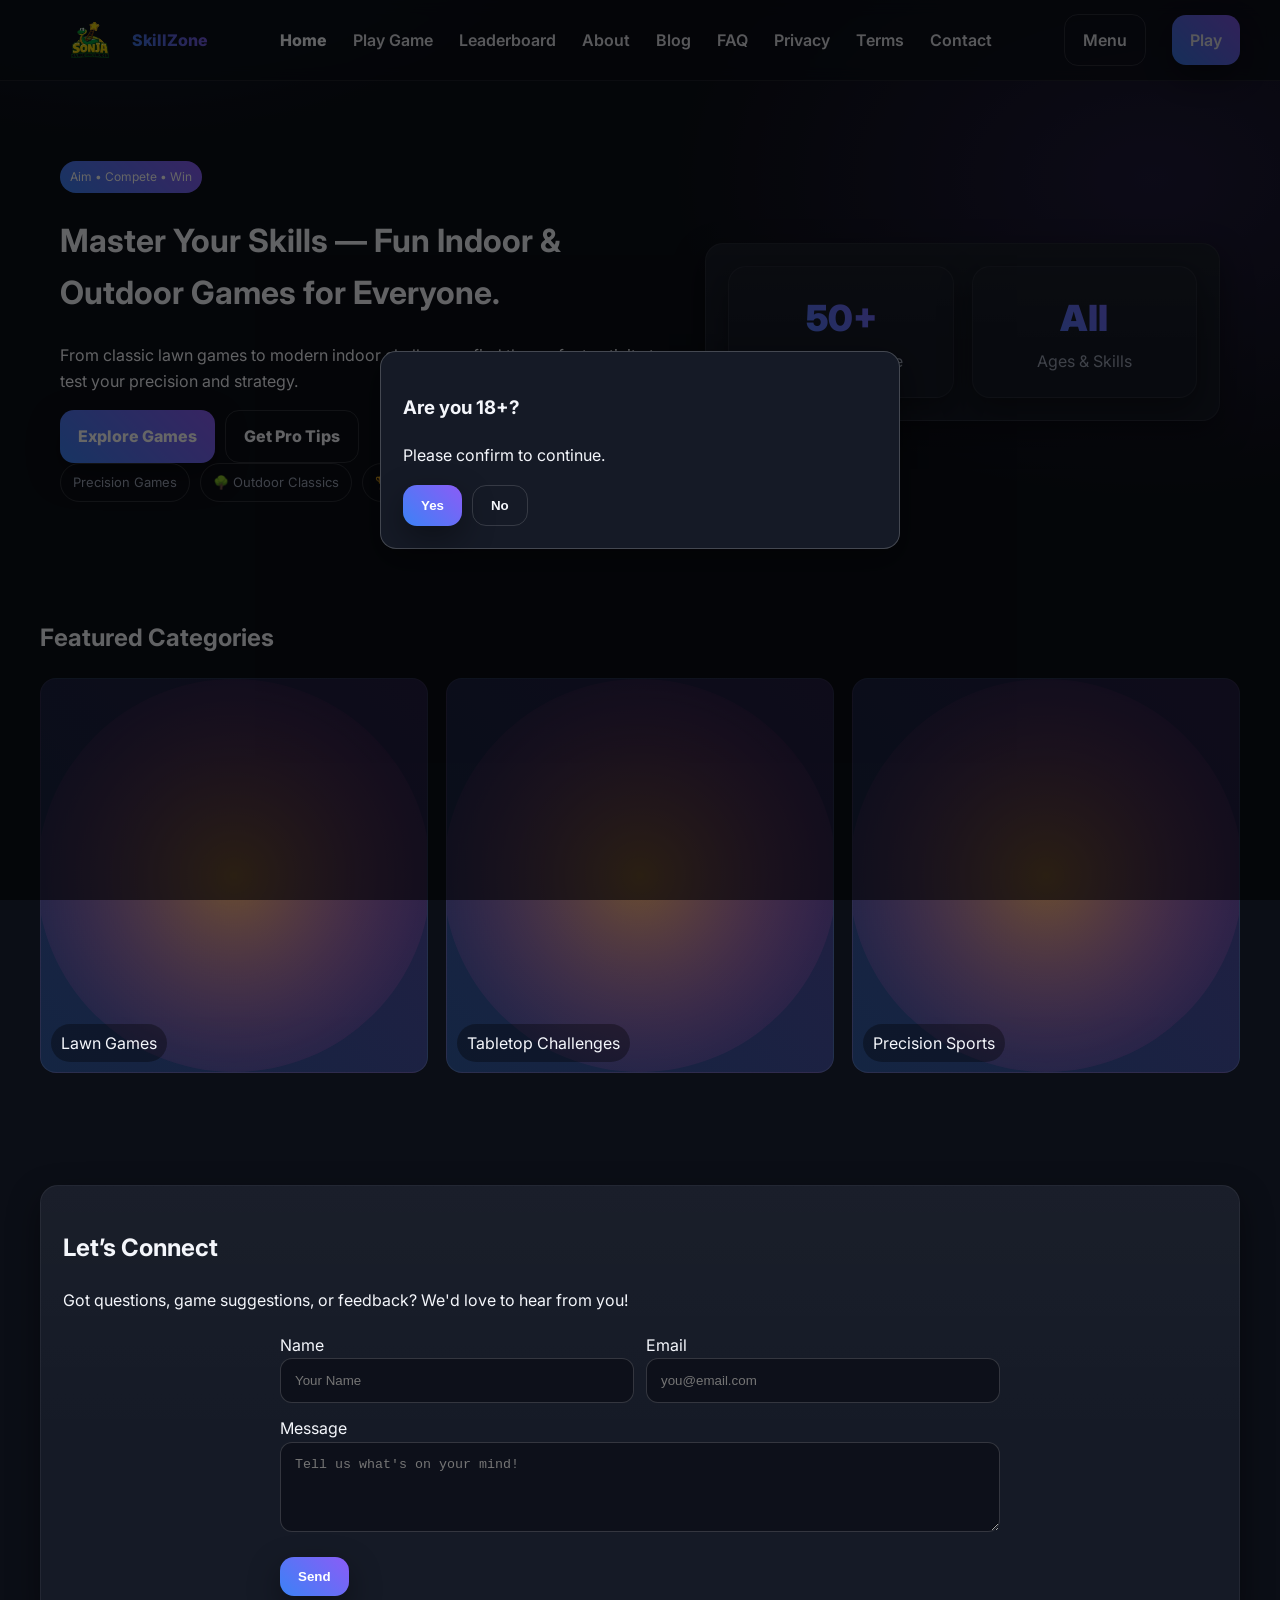
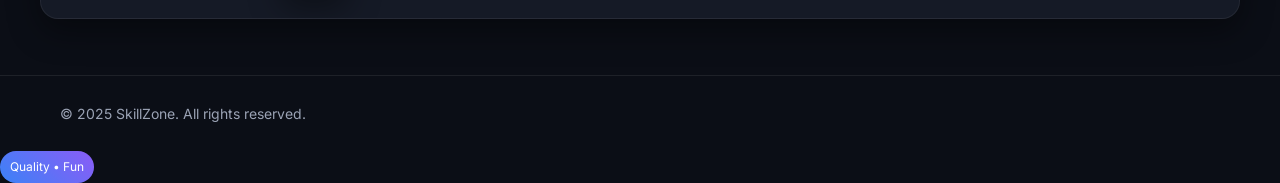
<file: index.html>
<!doctype html>
<html lang="en">
<head>
<meta charset="utf-8">
<meta name="viewport" content="width=device-width, initial-scale=1" />
<link rel="icon" href="./assets/img/Sonja.svg">
<title>SkillZone - Indoor & Outdoor Skill Games</title>
<meta name="description" content="SkillZone offers a wide range of indoor and outdoor skill games for all ages.">
<meta property="og:title" content="SkillZone - Indoor & Outdoor Skill Games">
<meta property="og:description" content="Discover fun and challenging skill games for your next event or family gathering.">
<meta property="og:type" content="website">
<meta property="og:image" content="./assets/img/Sonja.svg">
<meta name="twitter:card" content="summary">
<meta name="twitter:title" content="SkillZone — Indoor & Outdoor Games">
<meta name="twitter:description" content="Your one-stop shop for classic and modern skill games.">
<link rel="preconnect" href="https://fonts.googleapis.com"><link rel="preconnect" href="https://fonts.gstatic.com" crossorigin>
<link href="https://fonts.googleapis.com/css2?family=Inter:wght@400;600;800&display=swap" rel="stylesheet">
<link rel="stylesheet" href="assets/css/style.css" />
</head>
<body>
<nav class="nav">
  <div class="container nav-inner">
    <a class="logo" href="index.html" aria-label="Home"><img src="assets/img/Sonja.svg" alt="SkillZone icon"><span>SkillZone</span></a>
    <div class="menu" data-nav-menu>
      <a href="index.html" style='opacity:1;font-weight:800'>Home</a>
      <a href="game.html" >Play Game</a>
      <a href="leaderboard.html" >Leaderboard</a>
      <a href="about.html" >About</a>
      <a href="blog.html" >Blog</a>
      <a href="faq.html" >FAQ</a>
      <a href="privacy.html" >Privacy</a>
      <a href="terms.html" >Terms</a>
      <a href="#contact">Contact</a>
    </div>
    <div class="right"><a class="btn ghost" data-nav-toggle>Menu</a><a class="btn" href="game.html">Play</a></div>
  </div>
</nav>

<header class="hero">
  <div class="container grid">
    <div>
      <div class="badge">Aim • Compete • Win</div>
      <h1>Master Your Skills — Fun Indoor & Outdoor Games for Everyone.</h1>
      <p>From classic lawn games to modern indoor challenges, find the perfect activity to test your precision and strategy.</p>
      <div style="display:flex;gap:10px;flex-wrap:wrap">
        <a class="btn" href="game.html">Explore Games</a>
        <a class="btn ghost" href="blog.html">Get Pro Tips</a>
      </div>
      <div class="kudos">
        <span class="pill"> Precision Games</span>
        <span class="pill">🌳 Outdoor Classics</span>
        <span class="pill">🏆 Tournament Ready</span>
      </div>
    </div>
    <div class="card">
      <div class="grid-2">
        <div class="card">
          <div class="stat"><div class="n">50+</div><div class="t">Games Available</div></div>
        </div>
        <div class="card">
          <div class="stat"><div class="n">All</div><div class="t">Ages & Skills</div></div>
        </div>
      </div>
    </div>
  </div>
</header>

<section class="section container">
  <h2>Featured Categories</h2>
  <div class="showcase">
    <div class="tile">
      <img src="assets/img/blob.svg" alt="" style="width:100%;height:100%;opacity:.6;object-fit:cover">
      <div class="cap">Lawn Games</div>
    </div>
    <div class="tile">
      <img src="assets/img/blob.svg" alt="" style="width:100%;height:100%;opacity:.6;object-fit:cover">
      <div class="cap">Tabletop Challenges</div>
    </div>
    <div class="tile">
      <img src="assets/img/blob.svg" alt="" style="width:100%;height:100%;opacity:.6;object-fit:cover">
      <div class="cap">Precision Sports</div>
    </div>
  </div>
</section>

<section id="contact" class="section container">
  <div class="card">
    <h2>Let’s Connect</h2>
    <p>Got questions, game suggestions, or feedback? We'd love to hear from you!</p>
    <form id="contact-form" style="max-width:720px;margin:18px auto 0;text-align:left">
      <div class="form-row">
        <div>
          <label>Name</label>
          <input name="name" required placeholder="Your Name">
        </div>
        <div>
          <label>Email</label>
          <input name="email" required type="email" placeholder="you@email.com">
        </div>
      </div>
      <div style="height:12px"></div>
      <div>
        <label>Message</label>
        <textarea name="message" rows="4" placeholder="Tell us what's on your mind!"></textarea>
      </div>
      <div style="height:18px"></div>
      <button class="btn" type="submit">Send</button>
    </form>
  </div>
</section>

<footer class="footer">
  <div class="container" style="display:flex;align-items:center;justify-content:space-between;gap:12px;flex-wrap:wrap">
    <div>© 2025 SkillZone. All rights reserved.</div>
  </div>
</footer>
<div style="display:flex;gap:12px;align-items:center"><span class="badge">Quality • Fun</span></div>
</div></footer><script src="assets/js/main.js"></script></body></html>
</file>
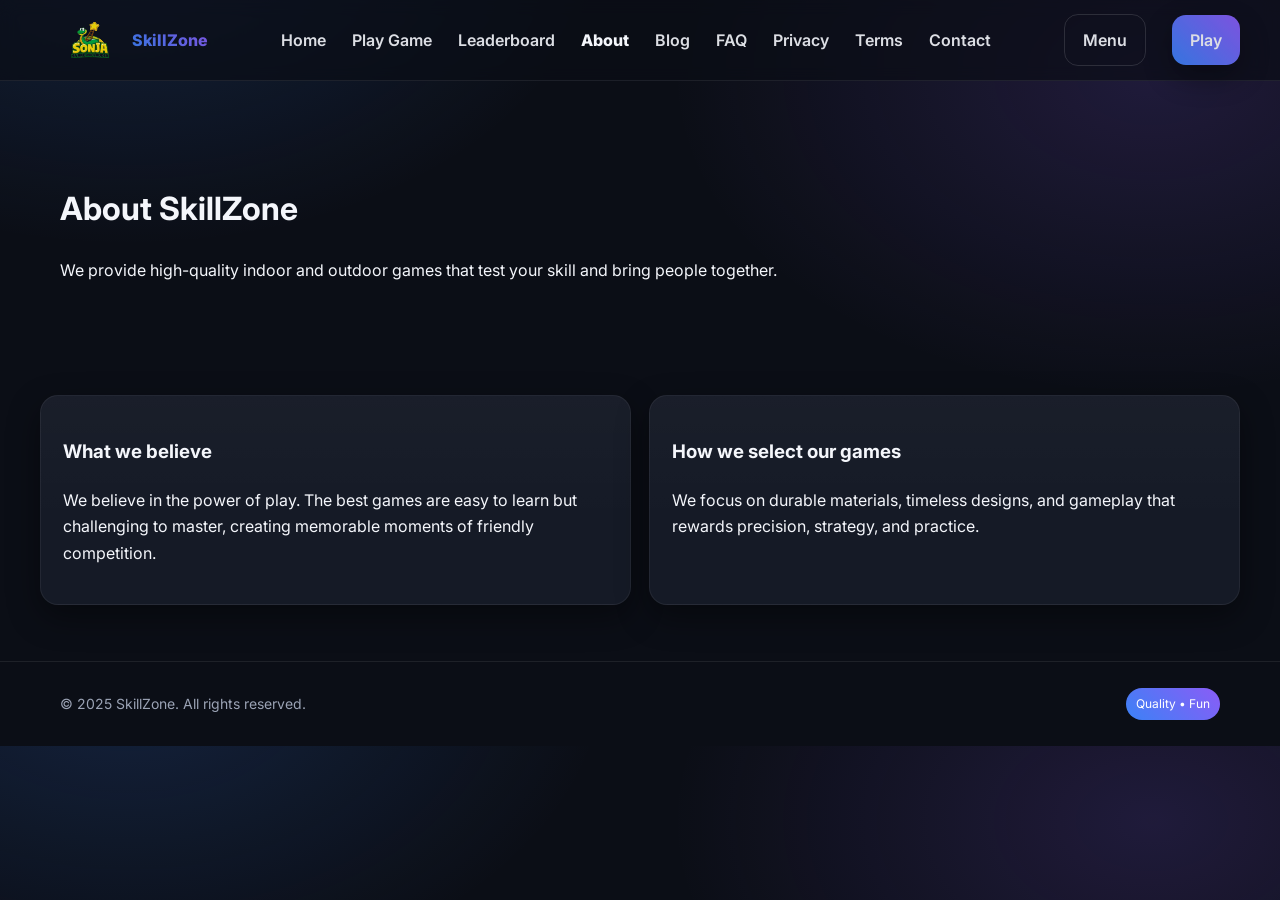
<file: about.html>
<!doctype html>
<html lang="en">
<head>
<meta charset="utf-8">
<meta name="viewport" content="width=device-width, initial-scale=1" />
<link rel="icon" href="./assets/img/Sonja.svg">
<title>SkillZone - Indoor & Outdoor Games</title>
<meta name="description" content="SkillZone offers a wide range of indoor and outdoor skill games for all ages.">
<link rel="preconnect" href="https://fonts.googleapis.com"><link rel="preconnect" href="https://fonts.gstatic.com" crossorigin>
<link href="https://fonts.googleapis.com/css2?family=Inter:wght@400;600;800&display=swap" rel="stylesheet">
<link rel="stylesheet" href="assets/css/style.css" />
</head>
<body>
<nav class="nav">
  <div class="container nav-inner">
    <a class="logo" href="index.html" aria-label="Home"><img src="assets/img/Sonja.svg" alt="SkillZone icon"><span>SkillZone</span></a>
    <div class="menu" data-nav-menu>
      <a href="index.html" >Home</a>
      <a href="game.html" >Play Game</a>
      <a href="leaderboard.html" >Leaderboard</a>
      <a href="about.html" style='opacity:1;font-weight:800'>About</a>
      <a href="blog.html" >Blog</a>
      <a href="faq.html" >FAQ</a>
      <a href="privacy.html" >Privacy</a>
      <a href="terms.html" >Terms</a>
      <a href="#contact">Contact</a>
    </div>
    <div class="right"><a class="btn ghost" data-nav-toggle>Menu</a><a class="btn" href="game.html">Play</a></div>
  </div>
</nav>

<header class="hero"><div class="container"><h1>About SkillZone</h1><p>We provide high-quality indoor and outdoor games that test your skill and bring people together.</p></div></header>
<section class="section container"><div class="grid-2">
<div class="card"><h3>What we believe</h3><p>We believe in the power of play. The best games are easy to learn but challenging to master, creating memorable moments of friendly competition.</p></div>
<div class="card"><h3>How we select our games</h3><p>We focus on durable materials, timeless designs, and gameplay that rewards precision, strategy, and practice.</p></div>
</div></section>
<footer class="footer"><div class="container" style="display:flex;align-items:center;justify-content:space-between;gap:12px;flex-wrap:wrap">
<div>© 2025 SkillZone. All rights reserved.</div><div style="display:flex;gap:12px;align-items:center"><span class="badge">Quality • Fun</span></div>
</div></footer><script src="assets/js/main.js"></script></body></html>
</file>
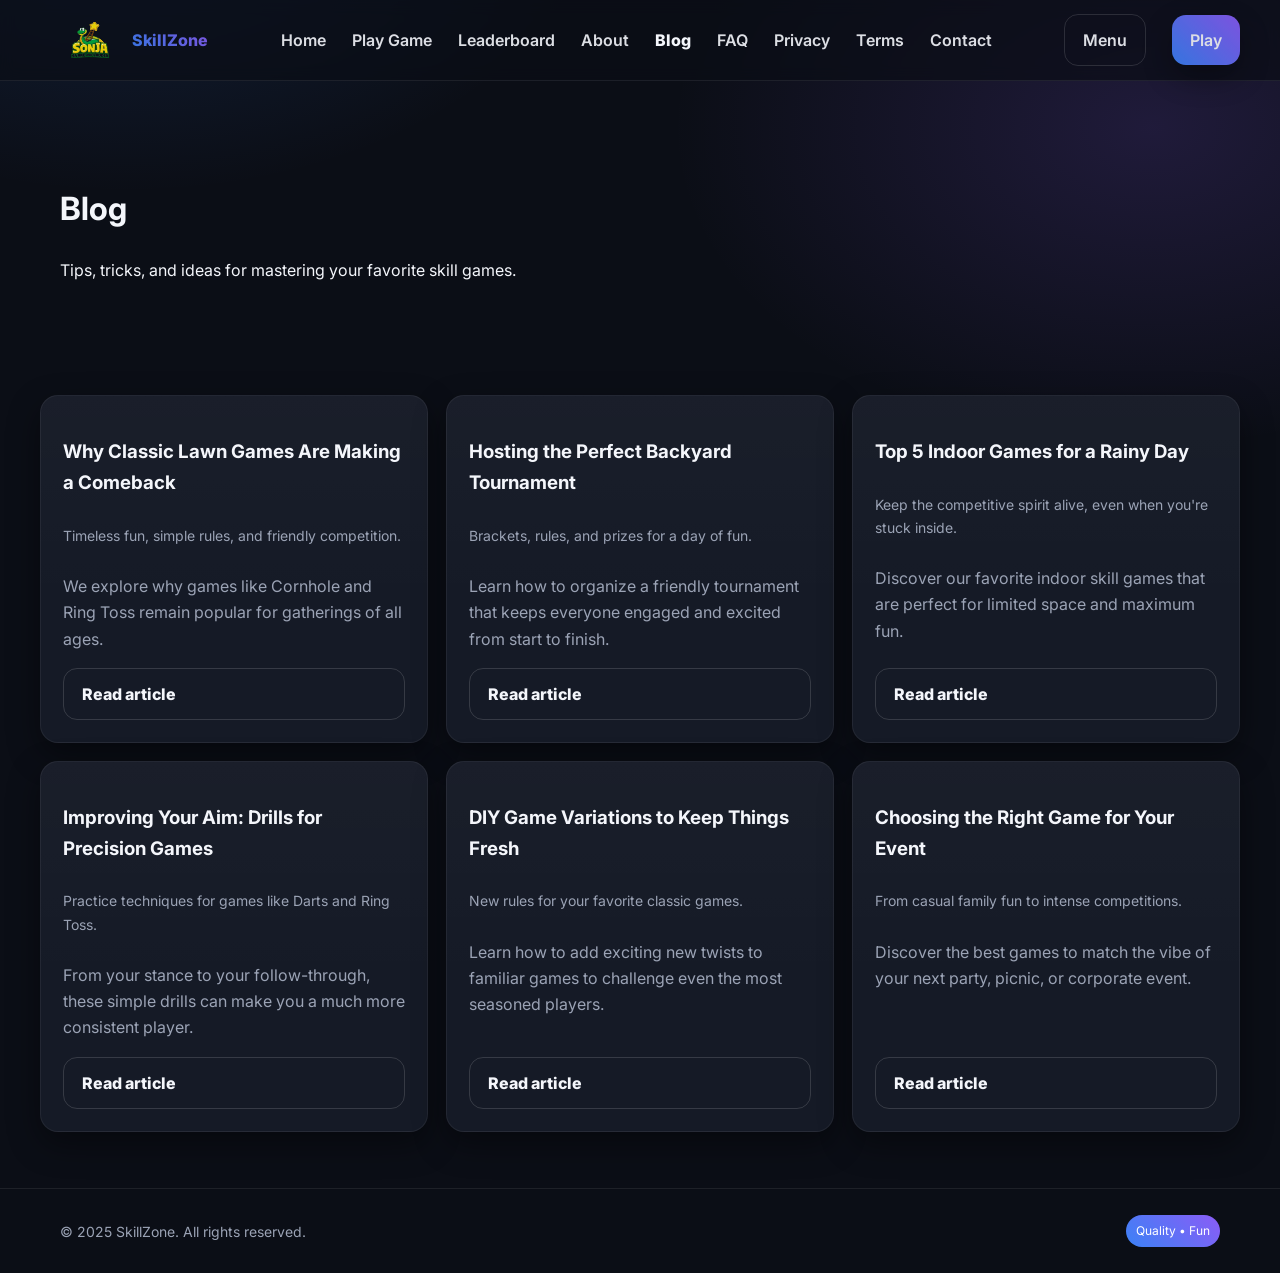
<file: blog.html>
<!doctype html>
<html lang="en">
<head>
<meta charset="utf-8">
<meta name="viewport" content="width=device-width, initial-scale=1" />
<link rel="icon" href="./assets/img/Sonja.svg">
<title>SkillZone - Indoor & Outdoor Games</title>
<meta name="description" content="SkillZone offers a wide range of indoor and outdoor skill games for all ages.">
<link rel="preconnect" href="https://fonts.googleapis.com"><link rel="preconnect" href="https://fonts.gstatic.com" crossorigin>
<link href="https://fonts.googleapis.com/css2?family=Inter:wght@400;600;800&display=swap" rel="stylesheet">
<link rel="stylesheet" href="assets/css/style.css" />
</head>
<body>
<nav class="nav">
  <div class="container nav-inner">
    <a class="logo" href="index.html" aria-label="Home"><img src="assets/img/Sonja.svg" alt="SkillZone icon"><span>SkillZone</span></a>
    <div class="menu" data-nav-menu>
      <a href="index.html" >Home</a>
      <a href="game.html" >Play Game</a>
      <a href="leaderboard.html" >Leaderboard</a>
      <a href="about.html" >About</a>
      <a href="blog.html" style='opacity:1;font-weight:800'>Blog</a>
      <a href="faq.html" >FAQ</a>
      <a href="privacy.html" >Privacy</a>
      <a href="terms.html" >Terms</a>
      <a href="#contact">Contact</a>
    </div>
    <div class="right"><a class="btn ghost" data-nav-toggle>Menu</a><a class="btn" href="game.html">Play</a></div>
  </div>
</nav>
<header class="hero"><div class="container"><h1>Blog</h1><p>Tips, tricks, and ideas for mastering your favorite skill games.</p></div></header>
<section class="section container"><div class="blog-grid">

<div class="card blog-card">
<h3>Why Classic Lawn Games Are Making a Comeback</h3>
<div class="meta">Timeless fun, simple rules, and friendly competition.</div>
<p class="excerpt">We explore why games like Cornhole and Ring Toss remain popular for gatherings of all ages.</p>
<a class="btn ghost read" href="posts/why-snakes-engages.html">Read article</a>
</div>

<div class="card blog-card">
<h3>Hosting the Perfect Backyard Tournament</h3>
<div class="meta">Brackets, rules, and prizes for a day of fun.</div>
<p class="excerpt">Learn how to organize a friendly tournament that keeps everyone engaged and excited from start to finish.</p>
<a class="btn ghost read" href="posts/dice-mechanics.html">Read article</a>
</div>

<div class="card blog-card">
<h3>Top 5 Indoor Games for a Rainy Day</h3>
<div class="meta">Keep the competitive spirit alive, even when you're stuck inside.</div>
<p class="excerpt">Discover our favorite indoor skill games that are perfect for limited space and maximum fun.</p>
<a class="btn ghost read" href="posts/board-layouts.html">Read article</a>
</div>

<div class="card blog-card">
<h3>Improving Your Aim: Drills for Precision Games</h3>
<div class="meta">Practice techniques for games like Darts and Ring Toss.</div>
<p class="excerpt">From your stance to your follow-through, these simple drills can make you a much more consistent player.</p>
<a class="btn ghost read" href="posts/sound-animation.html">Read article</a>
</div>

<div class="card blog-card">
<h3>DIY Game Variations to Keep Things Fresh</h3>
<div class="meta">New rules for your favorite classic games.</div>
<p class="excerpt">Learn how to add exciting new twists to familiar games to challenge even the most seasoned players.</p>
<a class="btn ghost read" href="posts/player-retention.html">Read article</a>
</div>

<div class="card blog-card">
<h3>Choosing the Right Game for Your Event</h3>
<div class="meta">From casual family fun to intense competitions.</div>
<p class="excerpt">Discover the best games to match the vibe of your next party, picnic, or corporate event.</p>
<a class="btn ghost read" href="posts/modernizing-classic.html">Read article</a>
</div>

</div></section>
<footer class="footer"><div class="container" style="display:flex;align-items:center;justify-content:space-between;gap:12px;flex-wrap:wrap">
<div>© 2025 SkillZone. All rights reserved.</div><div style="display:flex;gap:12px;align-items:center"><span class="badge">Quality • Fun</span></div>
</div></footer><script src="assets/js/main.js"></script></body></html>
</file>
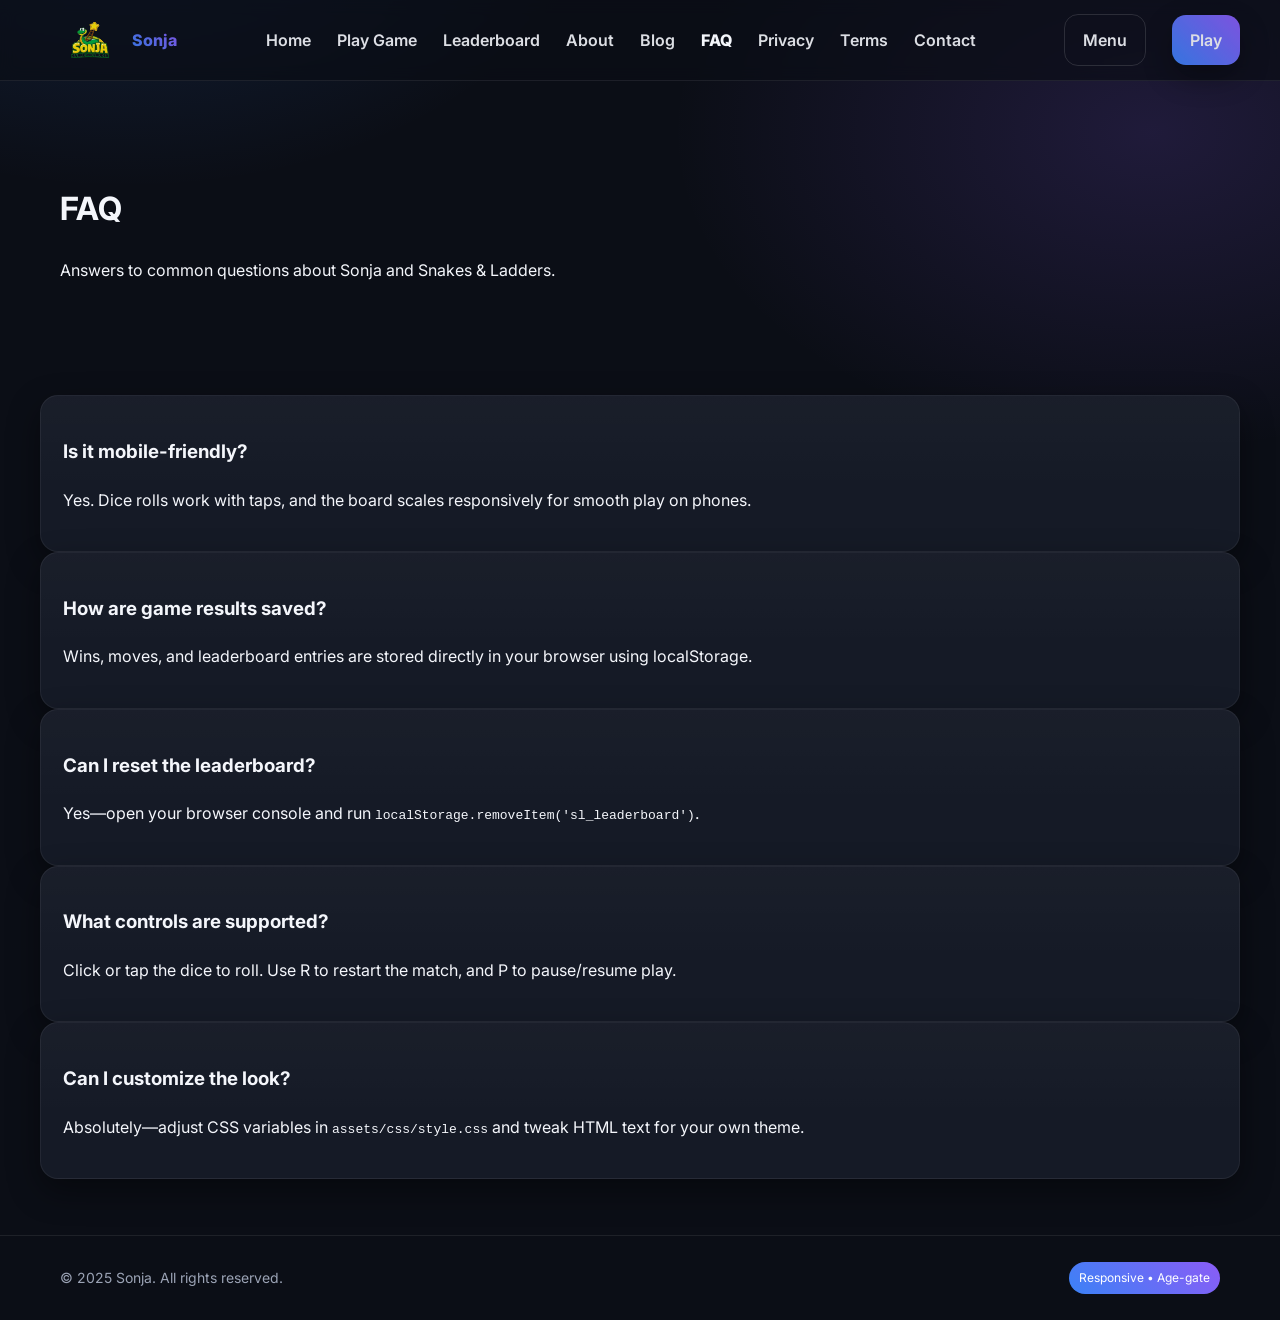
<file: faq.html>
<!doctype html>
<html lang="en">
<head>
<meta charset="utf-8">
<meta name="viewport" content="width=device-width, initial-scale=1" />
<link rel="icon" href="./assets/img/Sonja.svg">
<title>Sonja - Snakes & Ladders</title>
<meta name="description" content="Sonja is a playful, responsive game site with a fast canvas runner.">
<link rel="preconnect" href="https://fonts.googleapis.com"><link rel="preconnect" href="https://fonts.gstatic.com" crossorigin>
<link href="https://fonts.googleapis.com/css2?family=Inter:wght@400;600;800&display=swap" rel="stylesheet">
<link rel="stylesheet" href="assets/css/style.css" />
</head>
<body>
<nav class="nav">
  <div class="container nav-inner">
    <a class="logo" href="index.html" aria-label="Home"><img src="assets/img/Sonja.svg" alt="Sonja icon"><span>Sonja</span></a>
    <div class="menu" data-nav-menu>
      <a href="index.html" >Home</a>
      <a href="game.html" >Play Game</a>
      <a href="leaderboard.html" >Leaderboard</a>
      <a href="about.html" >About</a>
      <a href="blog.html" >Blog</a>
      <a href="faq.html" style='opacity:1;font-weight:800'>FAQ</a>
      <a href="privacy.html" >Privacy</a>
      <a href="terms.html" >Terms</a>
      <a href="#contact">Contact</a>
    </div>
    <div class="right"><a class="btn ghost" data-nav-toggle>Menu</a><a class="btn" href="game.html">Play</a></div>
  </div>
</nav>
<header class='hero'><div class='container'><h1>FAQ</h1><p>Answers to common questions about Sonja and Snakes & Ladders.</p></div></header>
<section class='section container'>

<div class='card'>
<h3>Is it mobile-friendly?</h3>
<p>Yes. Dice rolls work with taps, and the board scales responsively for smooth play on phones.</p>
</div>

<div class='card'>
<h3>How are game results saved?</h3>
<p>Wins, moves, and leaderboard entries are stored directly in your browser using localStorage.</p>
</div>

<div class='card'>
<h3>Can I reset the leaderboard?</h3>
<p>Yes—open your browser console and run <code class='code'>localStorage.removeItem('sl_leaderboard')</code>.</p>
</div>

<div class='card'>
<h3>What controls are supported?</h3>
<p>Click or tap the dice to roll. Use R to restart the match, and P to pause/resume play.</p>
</div>

<div class='card'>
<h3>Can I customize the look?</h3>
<p>Absolutely—adjust CSS variables in <code class='code'>assets/css/style.css</code> and tweak HTML text for your own theme.</p>
</div>

</section>
<footer class="footer"><div class="container" style="display:flex;align-items:center;justify-content:space-between;gap:12px;flex-wrap:wrap">
<div>© 2025 Sonja. All rights reserved.</div><div style="display:flex;gap:12px;align-items:center"><span class="badge">Responsive • Age-gate</span></div>
</div></footer><script src="assets/js/main.js"></script></body></html>
</file>
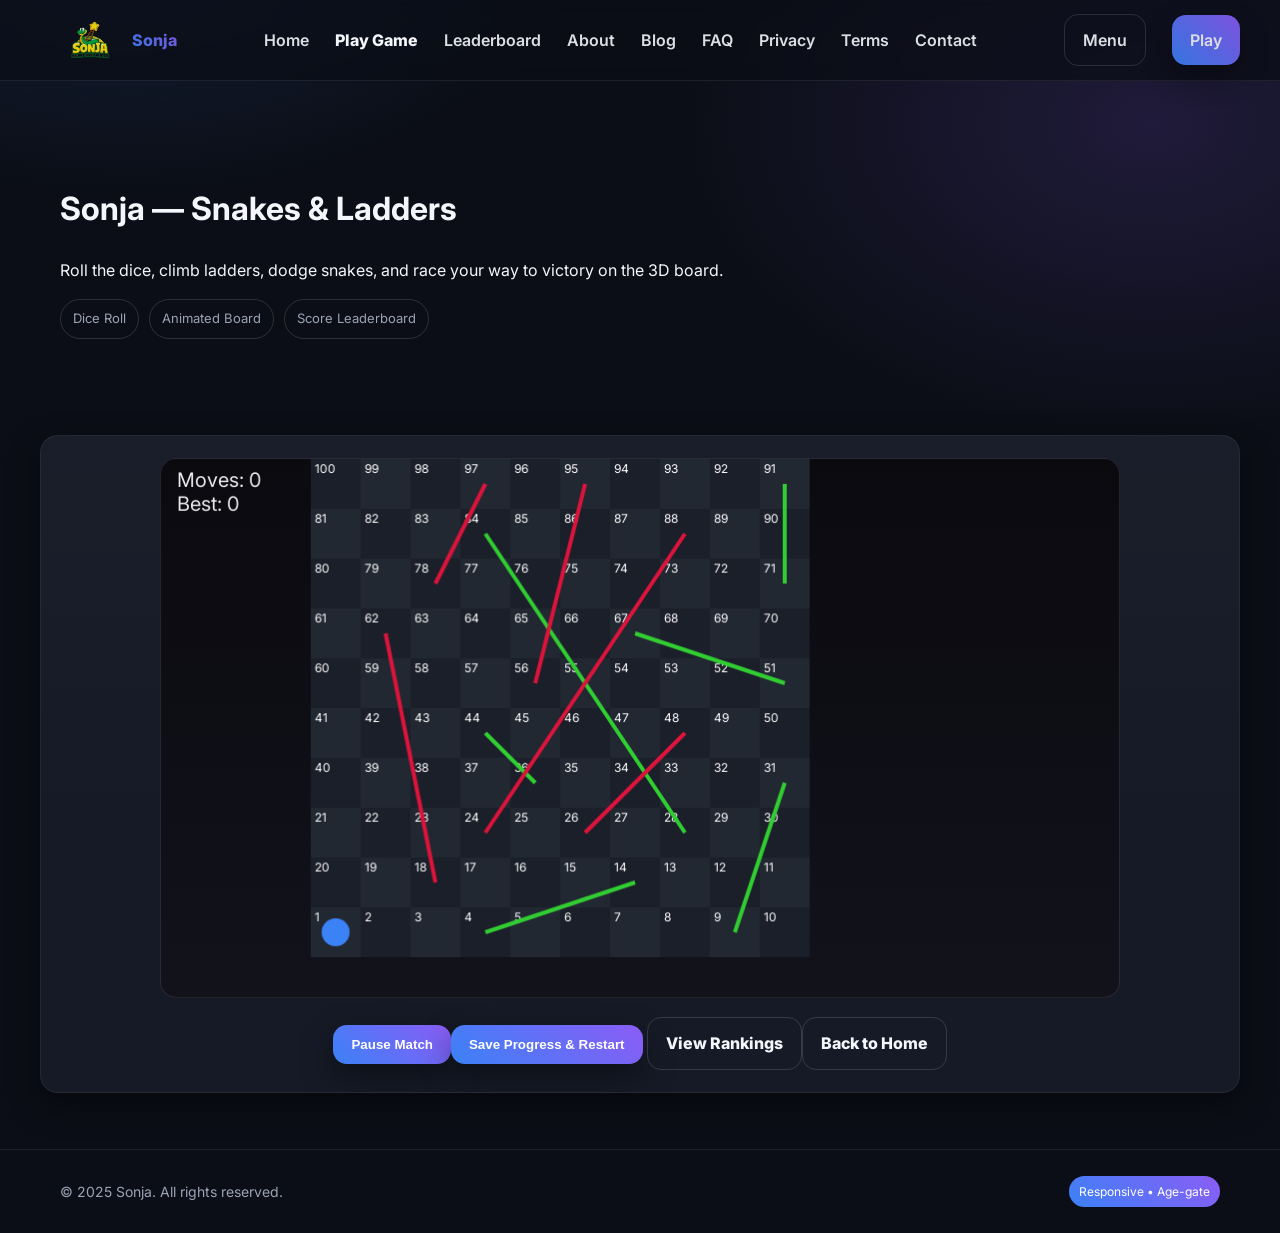
<file: game.html>
<!doctype html>
<html lang="en">
<head>
<meta charset="utf-8">
<meta name="viewport" content="width=device-width, initial-scale=1" />
<link rel="icon" href="./assets/img/Sonja.svg">
<title>Sonja - Snakes & Ladders</title>
<meta name="description" content="Sonja is a playful, responsive game site with a fast canvas runner.">
<link rel="preconnect" href="https://fonts.googleapis.com"><link rel="preconnect" href="https://fonts.gstatic.com" crossorigin>
<link href="https://fonts.googleapis.com/css2?family=Inter:wght@400;600;800&display=swap" rel="stylesheet">
<link rel="stylesheet" href="assets/css/style.css" />
</head>
<body>
<nav class="nav">
  <div class="container nav-inner">
    <a class="logo" href="index.html" aria-label="Home"><img src="assets/img/Sonja.svg" alt="Sonja icon"><span>Sonja</span></a>
    <div class="menu" data-nav-menu>
      <a href="index.html" >Home</a>
      <a href="game.html" style='opacity:1;font-weight:800'>Play Game</a>
      <a href="leaderboard.html" >Leaderboard</a>
      <a href="about.html" >About</a>
      <a href="blog.html" >Blog</a>
      <a href="faq.html" >FAQ</a>
      <a href="privacy.html" >Privacy</a>
      <a href="terms.html" >Terms</a>
      <a href="#contact">Contact</a>
    </div>
    <div class="right"><a class="btn ghost" data-nav-toggle>Menu</a><a class="btn" href="game.html">Play</a></div>
  </div>
</nav>

<header class="hero"><div class="container"><h1>Sonja — Snakes & Ladders</h1><p>Roll the dice, climb ladders, dodge snakes, and race your way to victory on the 3D board.</p>
<div class="kudos"><span class="pill">Dice Roll</span><span class="pill">Animated Board</span><span class="pill">Score Leaderboard</span></div></div></header>
<section class="section container"><div class="card" style="text-align:center">
<canvas id="game" width="960" height="540" style="width:100%;max-width:960px;border-radius:16px;border:1px solid rgba(255,255,255,.1);background:linear-gradient(180deg,#0a0a0f,#12121b)"></canvas>
<div style="height:12px"></div><div><button class="btn" id="btn-pause">Pause Match</button><button class="btn" id="btn-restart">Save Progress & Restart</button>
<a class="btn ghost" href="leaderboard.html">View Rankings</a><a class="btn ghost" href="index.html">Back to Home</a></div></div></section>
<script src="assets/js/game.js"></script>
<footer class="footer"><div class="container" style="display:flex;align-items:center;justify-content:space-between;gap:12px;flex-wrap:wrap">
<div>© 2025 Sonja. All rights reserved.</div><div style="display:flex;gap:12px;align-items:center">
<div style="display:flex;gap:12px;align-items:center"><span class="badge">Responsive • Age-gate</span></div>
</div></footer><script src="assets/js/main.js"></script></body></html>
</file>
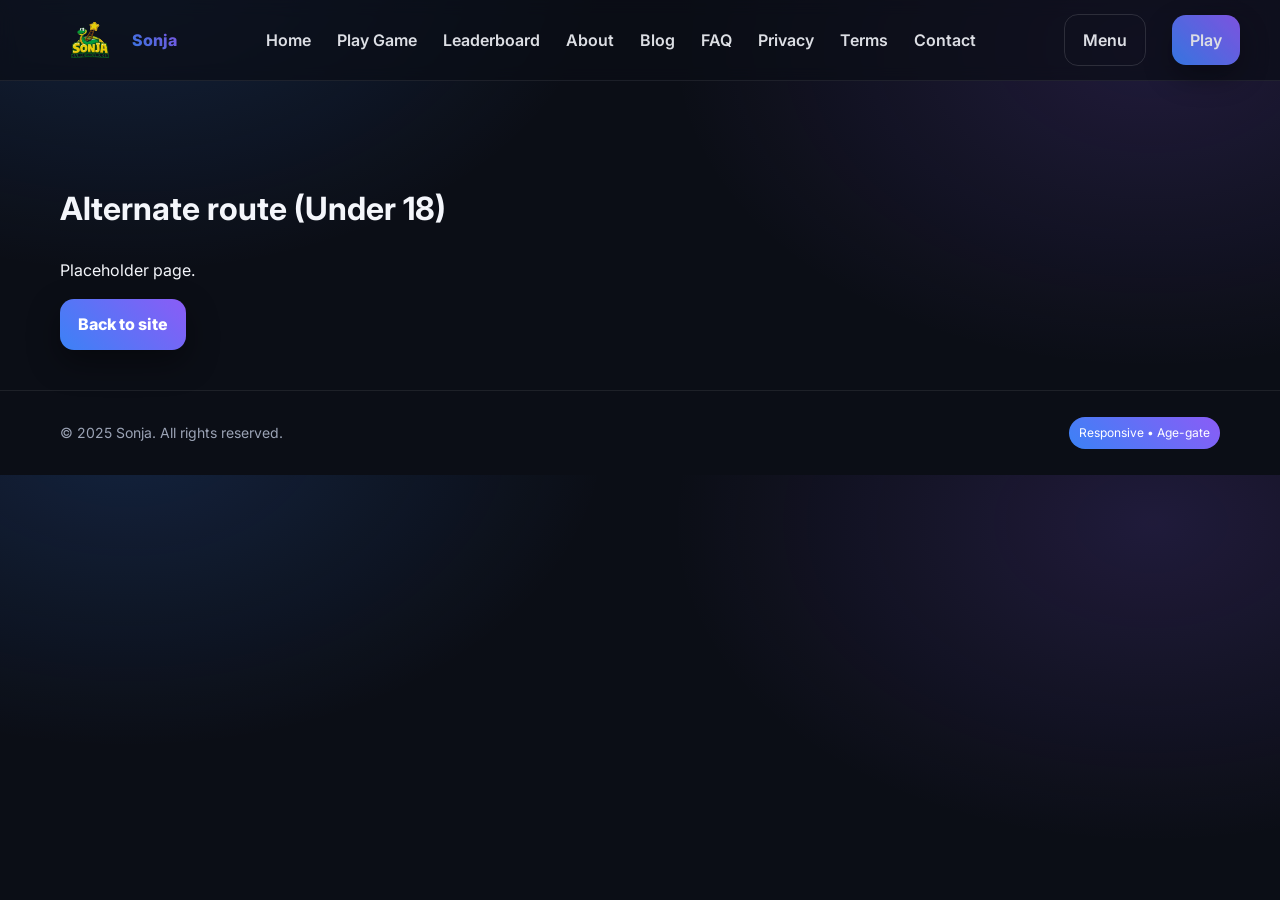
<file: lande.html>
<!doctype html>
<html lang="en">
<head>
<meta charset="utf-8">
<meta name="viewport" content="width=device-width, initial-scale=1" />
<link rel="icon" href="./assets/img/Sonja.svg">
<title>Sonja - Snakes & Ladders</title>
<meta name="description" content="Sonja is a playful, responsive game site with a fast canvas runner.">
<link rel="preconnect" href="https://fonts.googleapis.com"><link rel="preconnect" href="https://fonts.gstatic.com" crossorigin>
<link href="https://fonts.googleapis.com/css2?family=Inter:wght@400;600;800&display=swap" rel="stylesheet">
<link rel="stylesheet" href="assets/css/style.css" />
</head>
<body>
<nav class="nav">
  <div class="container nav-inner">
    <a class="logo" href="index.html" aria-label="Home"><img src="assets/img/Sonja.svg" alt="Sonja icon"><span>Sonja</span></a>
    <div class="menu" data-nav-menu>
      <a href="index.html" >Home</a>
      <a href="game.html" >Play Game</a>
      <a href="leaderboard.html" >Leaderboard</a>
      <a href="about.html" >About</a>
      <a href="blog.html" >Blog</a>
      <a href="faq.html" >FAQ</a>
      <a href="privacy.html" >Privacy</a>
      <a href="terms.html" >Terms</a>
      <a href="#contact">Contact</a>
    </div>
    <div class="right"><a class="btn ghost" data-nav-toggle>Menu</a><a class="btn" href="game.html">Play</a></div>
  </div>
</nav>
<header class='hero'><div class='container'><h1>Alternate route (Under 18)</h1><p>Placeholder page.</p><a class='btn' href='index.html'>Back to site</a></div></header><footer class="footer"><div class="container" style="display:flex;align-items:center;justify-content:space-between;gap:12px;flex-wrap:wrap">
<div>© 2025 Sonja. All rights reserved.</div><div style="display:flex;gap:12px;align-items:center"><span class="badge">Responsive • Age-gate</span></div>
</div></footer><script src="assets/js/main.js"></script></body></html>
</file>
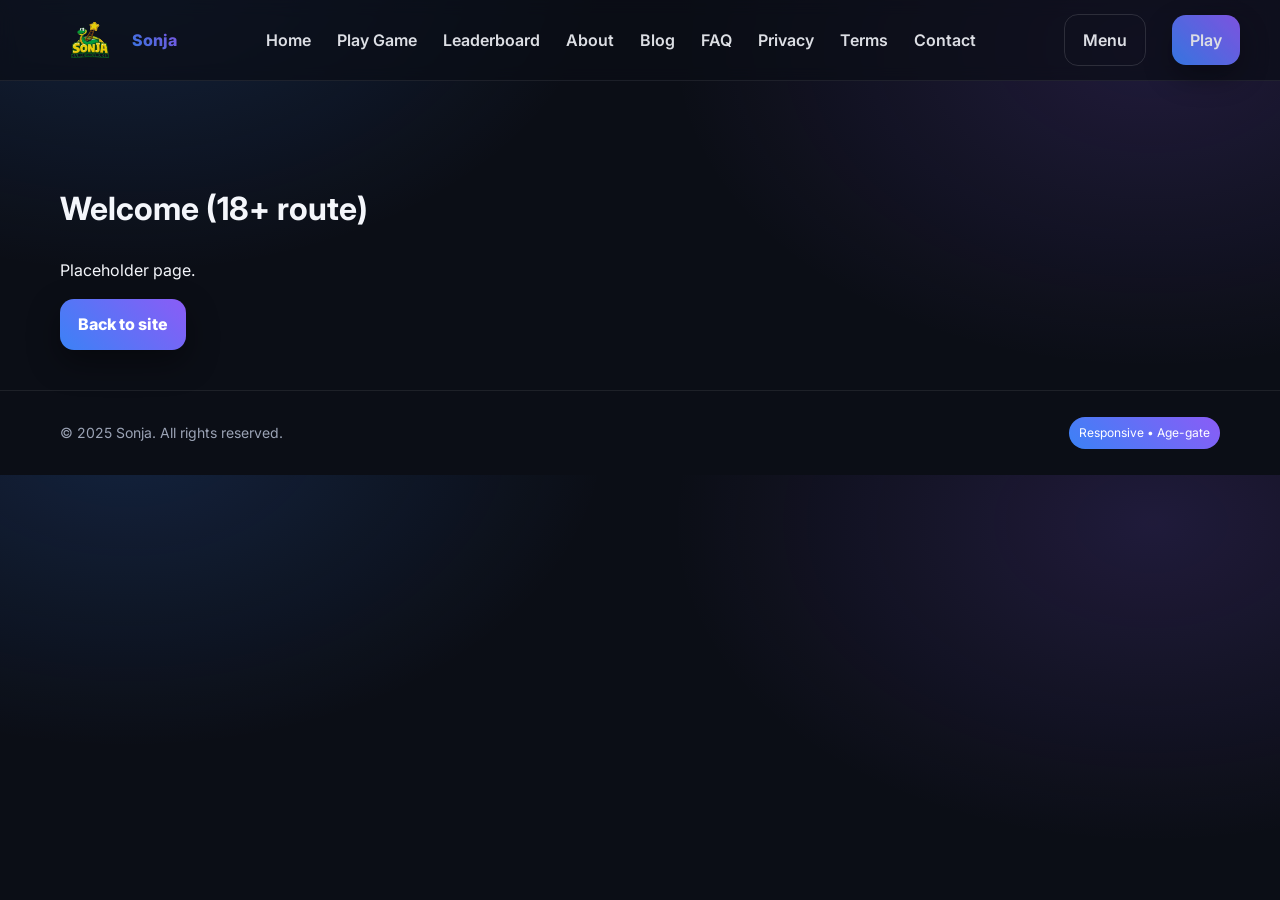
<file: lander.html>
<!doctype html>
<html lang="en">
<head>
<meta charset="utf-8">
<meta name="viewport" content="width=device-width, initial-scale=1" />
<link rel="icon" href="./assets/img/Sonja.svg">
<title>Sonja - Snakes & Ladders</title>
<meta name="description" content="Sonja is a playful, responsive game site with a fast canvas runner.">
<link rel="preconnect" href="https://fonts.googleapis.com"><link rel="preconnect" href="https://fonts.gstatic.com" crossorigin>
<link href="https://fonts.googleapis.com/css2?family=Inter:wght@400;600;800&display=swap" rel="stylesheet">
<link rel="stylesheet" href="assets/css/style.css" />
</head>
<body>
<nav class="nav">
  <div class="container nav-inner">
    <a class="logo" href="index.html" aria-label="Home"><img src="assets/img/Sonja.svg" alt="Sonja icon"><span>Sonja</span></a>
    <div class="menu" data-nav-menu>
      <a href="index.html" >Home</a>
      <a href="game.html" >Play Game</a>
      <a href="leaderboard.html" >Leaderboard</a>
      <a href="about.html" >About</a>
      <a href="blog.html" >Blog</a>
      <a href="faq.html" >FAQ</a>
      <a href="privacy.html" >Privacy</a>
      <a href="terms.html" >Terms</a>
      <a href="#contact">Contact</a>
    </div>
    <div class="right"><a class="btn ghost" data-nav-toggle>Menu</a><a class="btn" href="game.html">Play</a></div>
  </div>
</nav>
<header class='hero'><div class='container'><h1>Welcome (18+ route)</h1><p>Placeholder page.</p><a class='btn' href='index.html'>Back to site</a></div></header><footer class="footer"><div class="container" style="display:flex;align-items:center;justify-content:space-between;gap:12px;flex-wrap:wrap">
<div>© 2025 Sonja. All rights reserved.</div><div style="display:flex;gap:12px;align-items:center"><span class="badge">Responsive • Age-gate</span></div>
</div></footer><script src="assets/js/main.js"></script></body></html>
</file>
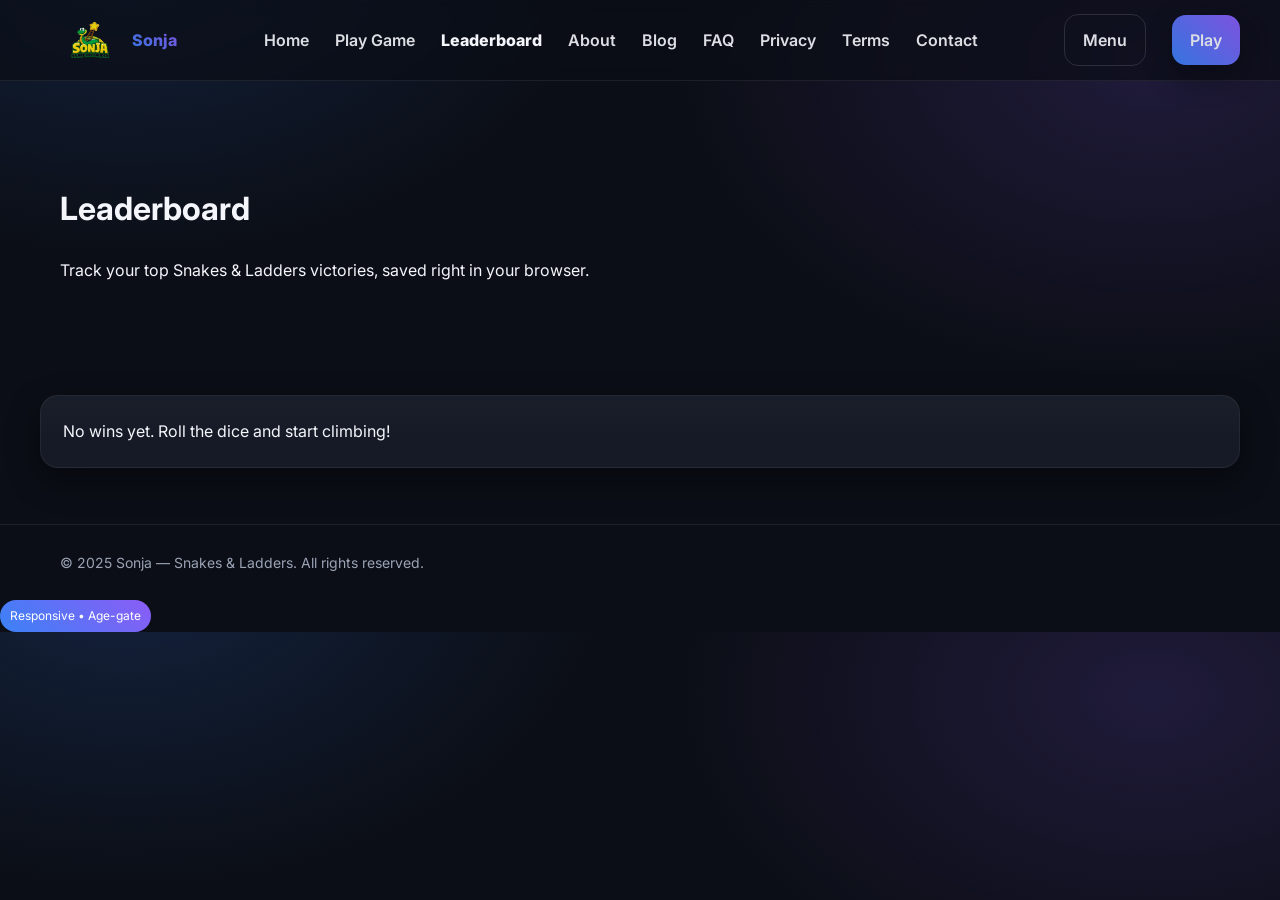
<file: leaderboard.html>
<!doctype html>
<html lang="en">
<head>
<meta charset="utf-8">
<meta name="viewport" content="width=device-width, initial-scale=1" />
<link rel="icon" href="./assets/img/Sonja.svg">
<title>Sonja - Snakes & Ladders</title>
<meta name="description" content="Sonja is a playful, responsive game site with a fast canvas runner.">
<link rel="preconnect" href="https://fonts.googleapis.com"><link rel="preconnect" href="https://fonts.gstatic.com" crossorigin>
<link href="https://fonts.googleapis.com/css2?family=Inter:wght@400;600;800&display=swap" rel="stylesheet">
<link rel="stylesheet" href="assets/css/style.css" />
</head>
<body>
<nav class="nav">
  <div class="container nav-inner">
    <a class="logo" href="index.html" aria-label="Home"><img src="assets/img/Sonja.svg" alt="Sonja icon"><span>Sonja</span></a>
    <div class="menu" data-nav-menu>
      <a href="index.html" >Home</a>
      <a href="game.html" >Play Game</a>
      <a href="leaderboard.html" style='opacity:1;font-weight:800'>Leaderboard</a>
      <a href="about.html" >About</a>
      <a href="blog.html" >Blog</a>
      <a href="faq.html" >FAQ</a>
      <a href="privacy.html" >Privacy</a>
      <a href="terms.html" >Terms</a>
      <a href="#contact">Contact</a>
    </div>
    <div class="right"><a class="btn ghost" data-nav-toggle>Menu</a><a class="btn" href="game.html">Play</a></div>
  </div>
</nav>

<header class="hero">
  <div class="container">
    <h1>Leaderboard</h1>
    <p>Track your top Snakes & Ladders victories, saved right in your browser.</p>
  </div>
</header>

<section class="section container">
  <div class="card">
    <div id="lb">Loading…</div>
  </div>
</section>

<script>
(function(){
  const el=document.getElementById('lb');
  const lb=JSON.parse(localStorage.getItem('sl_leaderboard')||'[]');
  if(!lb.length){
    el.textContent='No wins yet. Roll the dice and start climbing!';
    return;
  }
  const rows=lb.slice(0,50).map((r,i)=>
    `<tr><td>#${i+1}</td><td>${r.score} moves</td><td>${new Date(r.at).toLocaleString()}</td></tr>`
  ).join('');
  el.innerHTML=`<table style="width:100%">
    <thead><tr><th>Rank</th><th>Result</th><th>When</th></tr></thead>
    <tbody>${rows}</tbody></table>`;
})();
</script>

<footer class="footer">
  <div class="container" style="display:flex;align-items:center;justify-content:space-between;gap:12px;flex-wrap:wrap">
    <div>© 2025 Sonja — Snakes & Ladders. All rights reserved.</div>
  </div>
</footer>
<div style="display:flex;gap:12px;align-items:center"><span class="badge">Responsive • Age-gate</span></div>
</div></footer><script src="assets/js/main.js"></script></body></html>
</file>
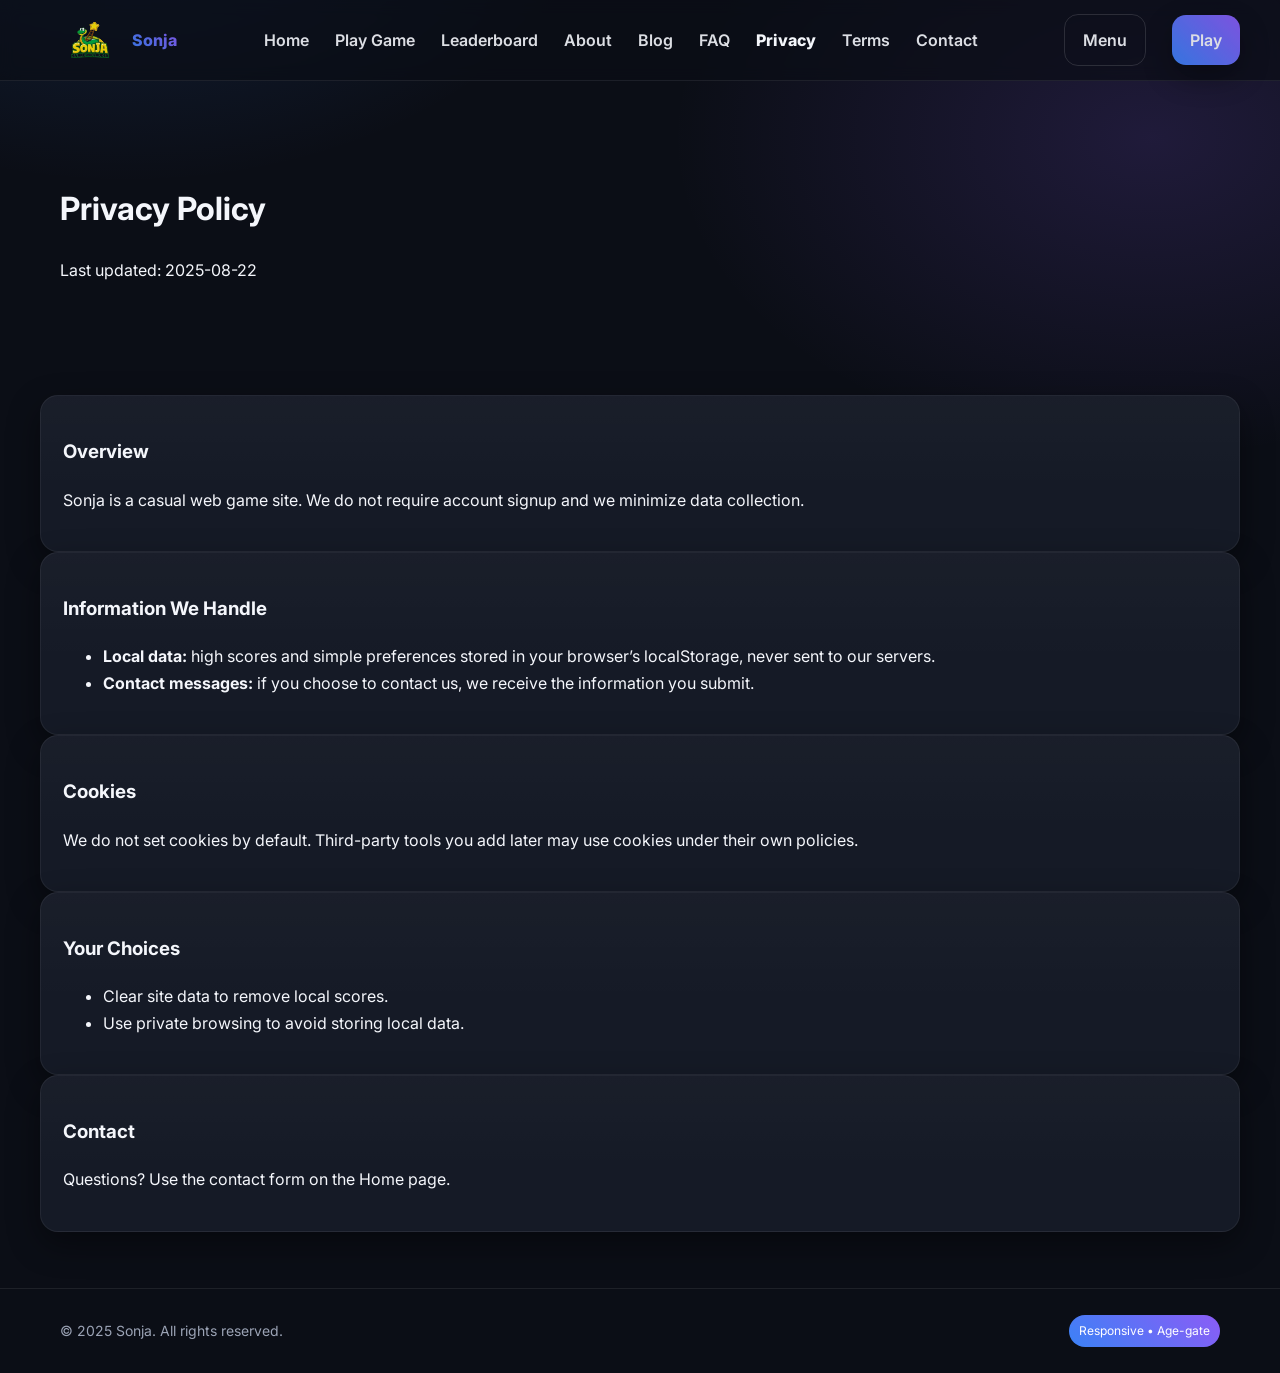
<file: privacy.html>
<!doctype html>
<html lang="en">
<head>
<meta charset="utf-8">
<meta name="viewport" content="width=device-width, initial-scale=1" />
<link rel="icon" href="./assets/img/Sonja.svg">
<title>Sonja - Snakes & Ladders</title>
<meta name="description" content="Sonja is a playful, responsive game site with a fast canvas runner.">
<link rel="preconnect" href="https://fonts.googleapis.com"><link rel="preconnect" href="https://fonts.gstatic.com" crossorigin>
<link href="https://fonts.googleapis.com/css2?family=Inter:wght@400;600;800&display=swap" rel="stylesheet">
<link rel="stylesheet" href="assets/css/style.css" />
</head>
<body>
<nav class="nav">
  <div class="container nav-inner">
    <a class="logo" href="index.html" aria-label="Home"><img src="assets/img/Sonja.svg" alt="Sonja icon"><span>Sonja</span></a>
    <div class="menu" data-nav-menu>
      <a href="index.html" >Home</a>
      <a href="game.html" >Play Game</a>
      <a href="leaderboard.html" >Leaderboard</a>
      <a href="about.html" >About</a>
      <a href="blog.html" >Blog</a>
      <a href="faq.html" >FAQ</a>
      <a href="privacy.html" style='opacity:1;font-weight:800'>Privacy</a>
      <a href="terms.html" >Terms</a>
      <a href="#contact">Contact</a>
    </div>
    <div class="right"><a class="btn ghost" data-nav-toggle>Menu</a><a class="btn" href="game.html">Play</a></div>
  </div>
</nav>
<header class='hero'><div class='container'><h1>Privacy Policy</h1><p>Last updated: 2025-08-22</p></div></header><section class='section container'><div class='card'><h3>Overview</h3><p>Sonja is a casual web game site. We do not require account signup and we minimize data collection.</p></div><div class='card'><h3>Information We Handle</h3><ul><li><b>Local data:</b> high scores and simple preferences stored in your browser’s localStorage, never sent to our servers.</li><li><b>Contact messages:</b> if you choose to contact us, we receive the information you submit.</li></ul></div><div class='card'><h3>Cookies</h3><p>We do not set cookies by default. Third-party tools you add later may use cookies under their own policies.</p></div><div class='card'><h3>Your Choices</h3><ul><li>Clear site data to remove local scores.</li><li>Use private browsing to avoid storing local data.</li></ul></div><div class='card'><h3>Contact</h3><p>Questions? Use the contact form on the Home page.</p></div></section><footer class="footer"><div class="container" style="display:flex;align-items:center;justify-content:space-between;gap:12px;flex-wrap:wrap">
<div>© 2025 Sonja. All rights reserved.</div><div style="display:flex;gap:12px;align-items:center"><span class="badge">Responsive • Age-gate</span></div>
</div></footer><script src="assets/js/main.js"></script></body></html>
</file>
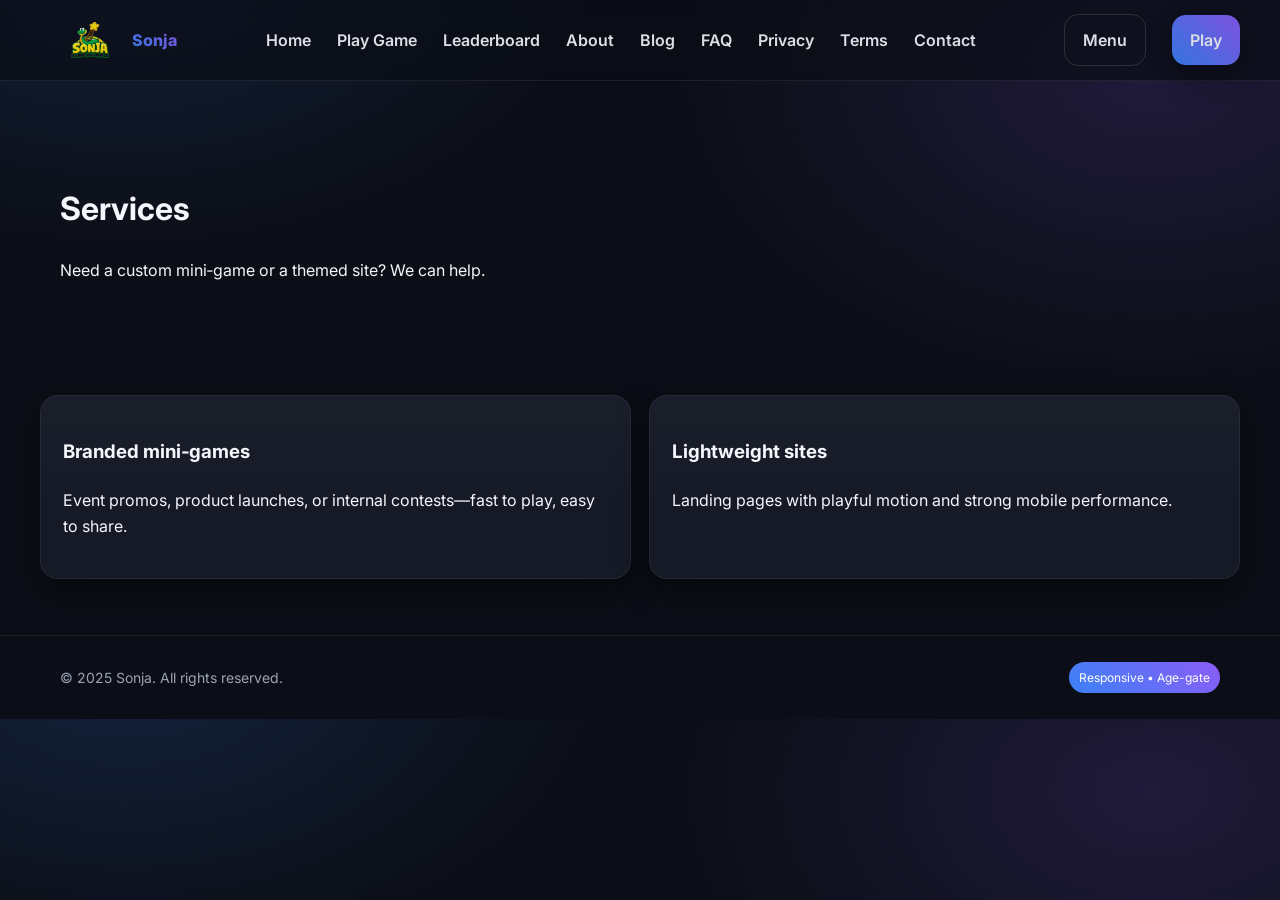
<file: services.html>
<!doctype html>
<html lang="en">
<head>
<meta charset="utf-8">
<meta name="viewport" content="width=device-width, initial-scale=1" />
<link rel="icon" href="./assets/img/Sonja.svg">
<title>Sonja - Snakes & Ladders</title>
<meta name="description" content="Sonja is a playful, responsive game site with a fast canvas runner.">
<link rel="preconnect" href="https://fonts.googleapis.com"><link rel="preconnect" href="https://fonts.gstatic.com" crossorigin>
<link href="https://fonts.googleapis.com/css2?family=Inter:wght@400;600;800&display=swap" rel="stylesheet">
<link rel="stylesheet" href="assets/css/style.css" />
</head>
<body>
<nav class="nav">
  <div class="container nav-inner">
    <a class="logo" href="index.html" aria-label="Home"><img src="assets/img/Sonja.svg" alt="Sonja icon"><span>Sonja</span></a>
    <div class="menu" data-nav-menu>
      <a href="index.html" >Home</a>
      <a href="game.html" >Play Game</a>
      <a href="leaderboard.html" >Leaderboard</a>
      <a href="about.html" >About</a>
      <a href="blog.html" >Blog</a>
      <a href="faq.html" >FAQ</a>
      <a href="privacy.html" >Privacy</a>
      <a href="terms.html" >Terms</a>
      <a href="#contact">Contact</a>
    </div>
    <div class="right"><a class="btn ghost" data-nav-toggle>Menu</a><a class="btn" href="game.html">Play</a></div>
  </div>
</nav>

<header class="hero"><div class="container"><h1>Services</h1><p>Need a custom mini‑game or a themed site? We can help.</p></div></header>
<section class="section container"><div class="grid-2">
<div class="card"><h3>Branded mini‑games</h3><p>Event promos, product launches, or internal contests—fast to play, easy to share.</p></div>
<div class="card"><h3>Lightweight sites</h3><p>Landing pages with playful motion and strong mobile performance.</p></div>
</div></section>
<footer class="footer"><div class="container" style="display:flex;align-items:center;justify-content:space-between;gap:12px;flex-wrap:wrap">
<div>© 2025 Sonja. All rights reserved.</div><div style="display:flex;gap:12px;align-items:center"><span class="badge">Responsive • Age-gate</span></div>
</div></footer><script src="assets/js/main.js"></script></body></html>
</file>
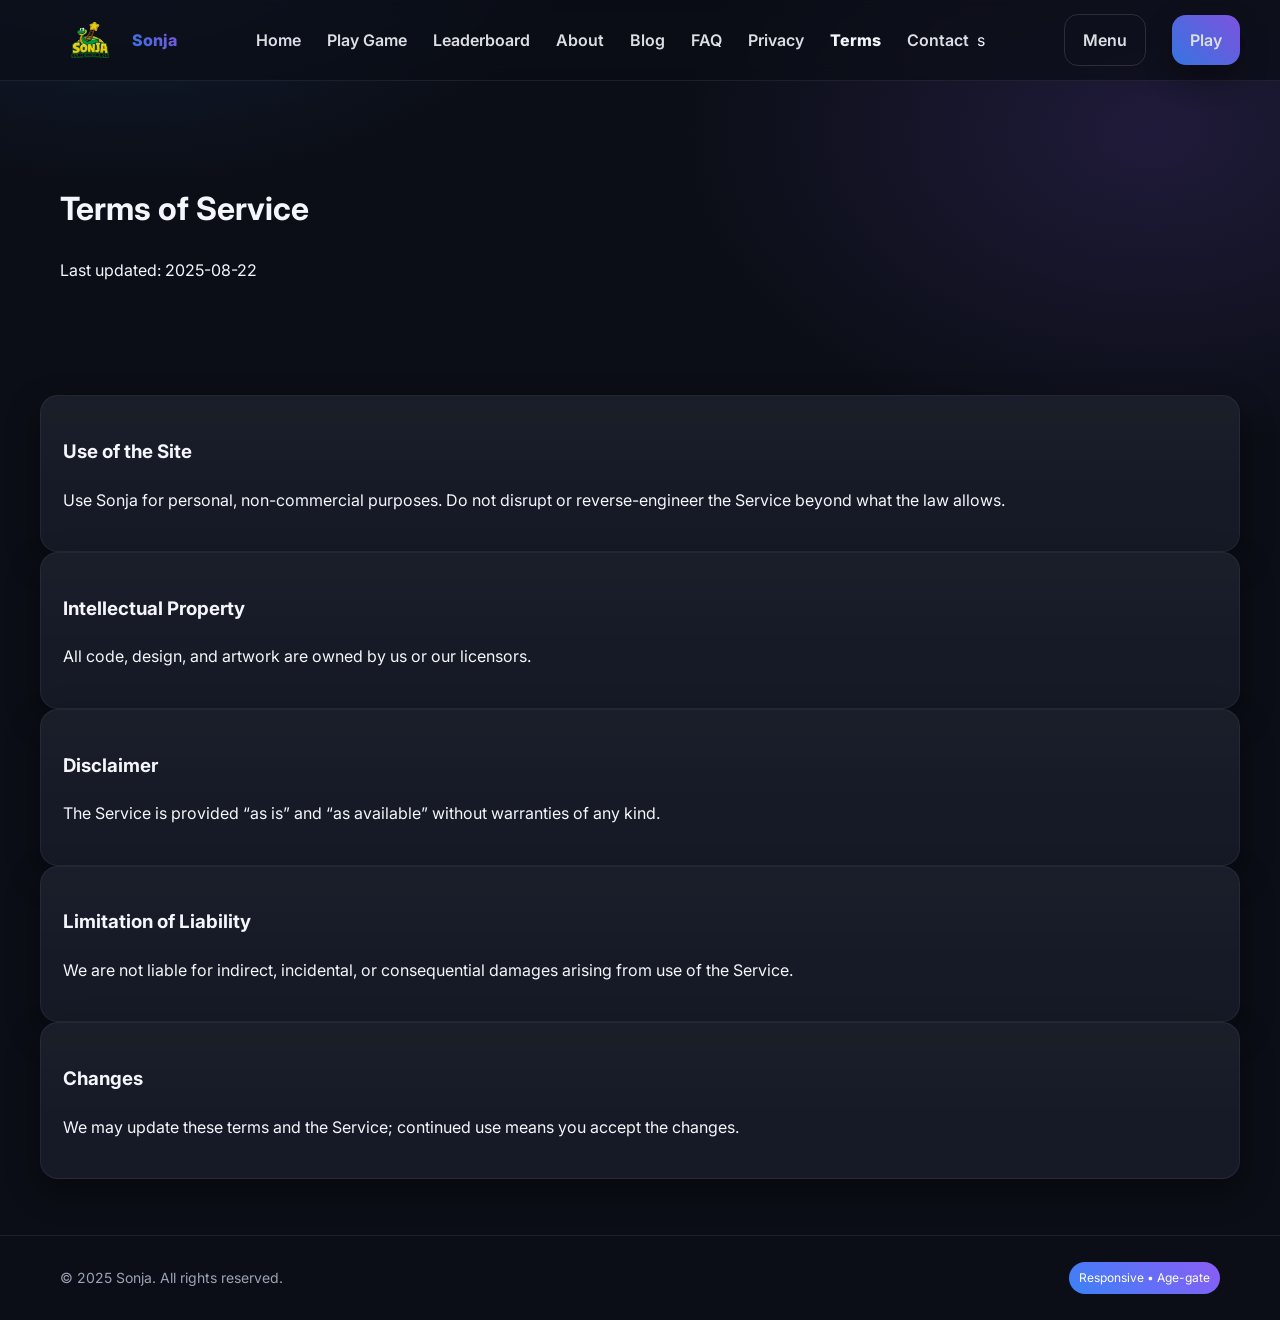
<file: terms.html>
<!doctype html>
<html lang="en">
<head>
<meta charset="utf-8">
<meta name="viewport" content="width=device-width, initial-scale=1" />
<link rel="icon" href="./assets/img/Sonja.svg">
<title>Sonja - Snakes & Ladders</title>
<meta name="description" content="Sonja is a playful, responsive game site with a fast canvas runner.">
<link rel="preconnect" href="https://fonts.googleapis.com"><link rel="preconnect" href="https://fonts.gstatic.com" crossorigin>
<link href="https://fonts.googleapis.com/css2?family=Inter:wght@400;600;800&display=swap" rel="stylesheet">
<link rel="stylesheet" href="assets/css/style.css" />
</head>
<body>
<nav class="nav">
  <div class="container nav-inner">
    <a class="logo" href="index.html" aria-label="Home"><img src="assets/img/Sonja.svg" alt="Sonja icon"><span>Sonja</span></a>
    <div class="menu" data-nav-menu>
      <a href="index.html" >Home</a>
      <a href="game.html" >Play Game</a>
      <a href="leaderboard.html" >Leaderboard</a>
      <a href="about.html" >About</a>
      <a href="blog.html" >Blog</a>
      <a href="faq.html" >FAQ</a>
      <a href="privacy.html" >Privacy</a>
      <a href="terms.html" style='opacity:1;font-weight:800'>Terms</a>
      <a href="#contact">Contact</a>s
    </div>
    <div class="right"><a class="btn ghost" data-nav-toggle>Menu</a><a class="btn" href="game.html">Play</a></div>
  </div>
</nav>
<header class='hero'><div class='container'><h1>Terms of Service</h1><p>Last updated: 2025-08-22</p></div></header><section class='section container'><div class='card'><h3>Use of the Site</h3><p>Use Sonja for personal, non-commercial purposes. Do not disrupt or reverse-engineer the Service beyond what the law allows.</p></div><div class='card'><h3>Intellectual Property</h3><p>All code, design, and artwork are owned by us or our licensors.</p></div><div class='card'><h3>Disclaimer</h3><p>The Service is provided “as is” and “as available” without warranties of any kind.</p></div><div class='card'><h3>Limitation of Liability</h3><p>We are not liable for indirect, incidental, or consequential damages arising from use of the Service.</p></div><div class='card'><h3>Changes</h3><p>We may update these terms and the Service; continued use means you accept the changes.</p></div></section><footer class="footer"><div class="container" style="display:flex;align-items:center;justify-content:space-between;gap:12px;flex-wrap:wrap">
<div>© 2025 Sonja. All rights reserved.</div><div style="display:flex;gap:12px;align-items:center"><span class="badge">Responsive • Age-gate</span></div>
</div></footer><script src="assets/js/main.js"></script></body></html>
</file>
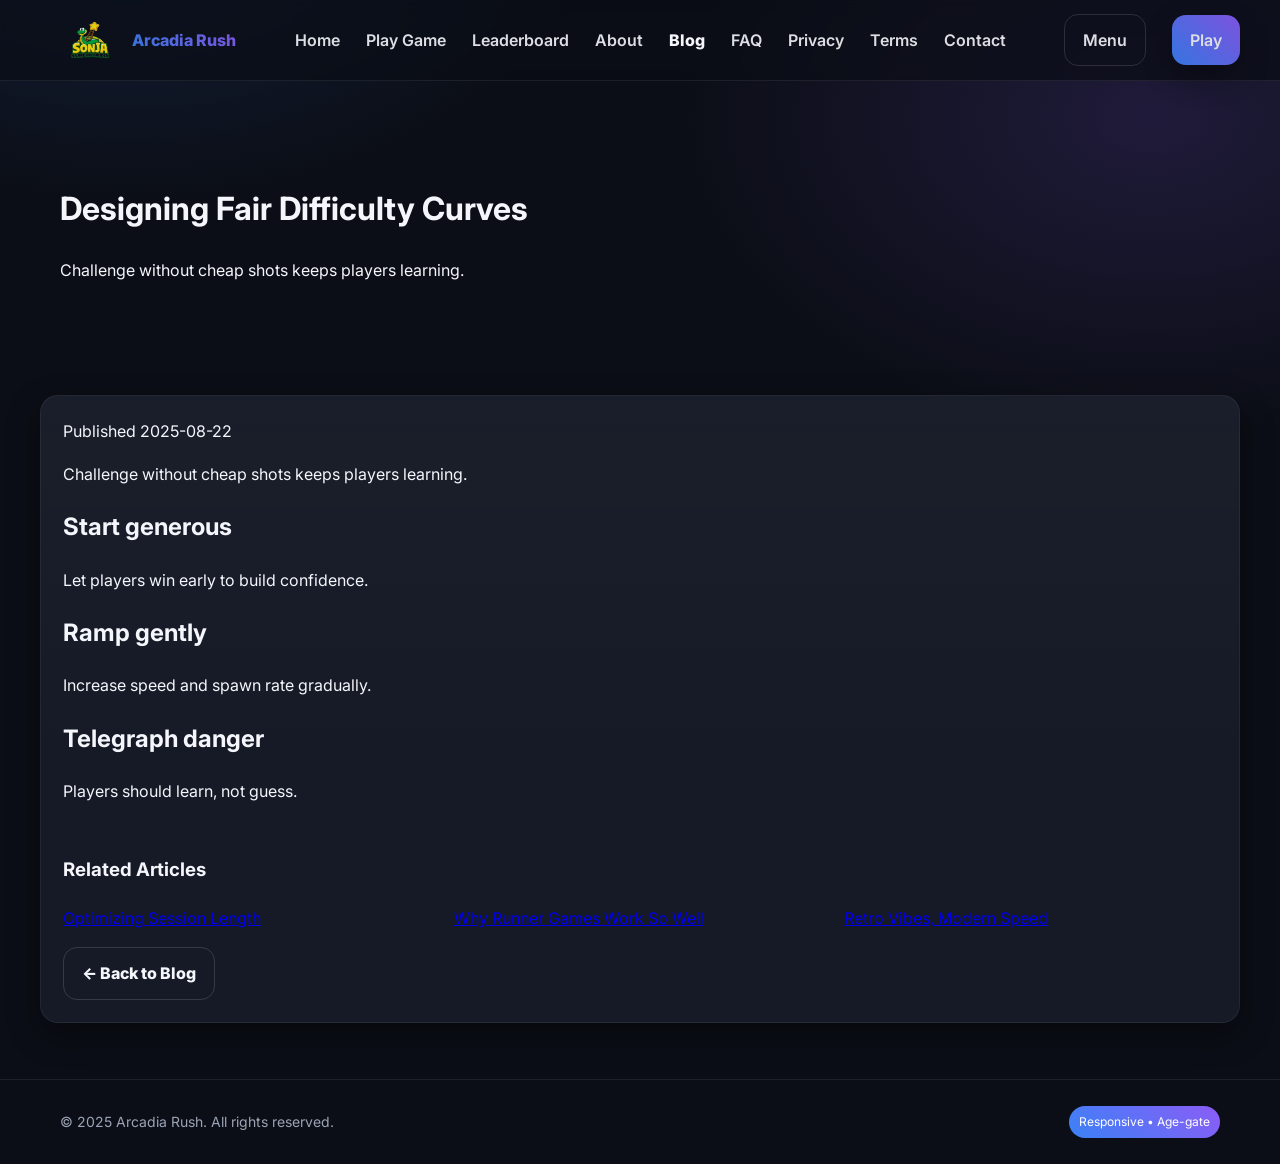
<file: posts/board-layouts.html>
<!doctype html><html lang="en"><head><meta charset="utf-8"><meta name="viewport" content="width=device-width, initial-scale=1" /><link rel="icon" href=".././assets/img/Sonja.svg"><title>Designing Fair Difficulty Curves — Arcadia Rush</title><link rel="stylesheet" href="../assets/css/style.css"><link rel="preconnect" href="https://fonts.googleapis.com"><link href="https://fonts.googleapis.com/css2?family=Inter:wght@400;600;800&display=swap" rel="stylesheet"></head><body>
<nav class="nav"><div class="container nav-inner"><a class="logo" href="../index.html"><img src="../assets/img/Sonja.svg" alt="Arcadia Rush icon"><span>Arcadia Rush</span></a><div class="menu" data-nav-menu><a href="../index.html">Home</a><a href="../game.html">Play Game</a><a href="../leaderboard.html">Leaderboard</a><a href="../about.html">About</a><a href="../blog.html" style="opacity:1;font-weight:800">Blog</a><a href="../faq.html">FAQ</a><a href="../privacy.html">Privacy</a><a href="../terms.html">Terms</a><a href="../index.html#contact">Contact</a></div><div class="right"><a class="btn ghost" data-nav-toggle>Menu</a><a class="btn" href="../game.html">Play</a></div></div></nav>
<header class="hero"><div class="container"><h1>Designing Fair Difficulty Curves</h1><p>Challenge without cheap shots keeps players learning.</p></div></header>
<section class="section container"><article class="card"><div class="meta">Published 2025-08-22</div><p>Challenge without cheap shots keeps players learning.</p><h2>Start generous</h2><p>Let players win early to build confidence.</p><h2>Ramp gently</h2><p>Increase speed and spawn rate gradually.</p><h2>Telegraph danger</h2><p>Players should learn, not guess.</p><div style="height:16px"></div><h3>Related Articles</h3><div class="grid-3"><a href="../posts/session-length.html">Optimizing Session Length</a><a href="../posts/why-runner-works.html">Why Runner Games Work So Well</a><a href="../posts/retro-vibes.html">Retro Vibes, Modern Speed</a></div><div style="height:16px"></div><a class="btn ghost" href="../blog.html">← Back to Blog</a></article></section>
<footer class="footer"><div class="container" style="display:flex;align-items:center;justify-content:space-between;gap:12px;flex-wrap:wrap"><div>© 2025 Arcadia Rush. All rights reserved.</div><div><span class="badge">Responsive • Age-gate</span></div></div></footer><script src="../assets/js/main.js"></script></body></html>
</file>
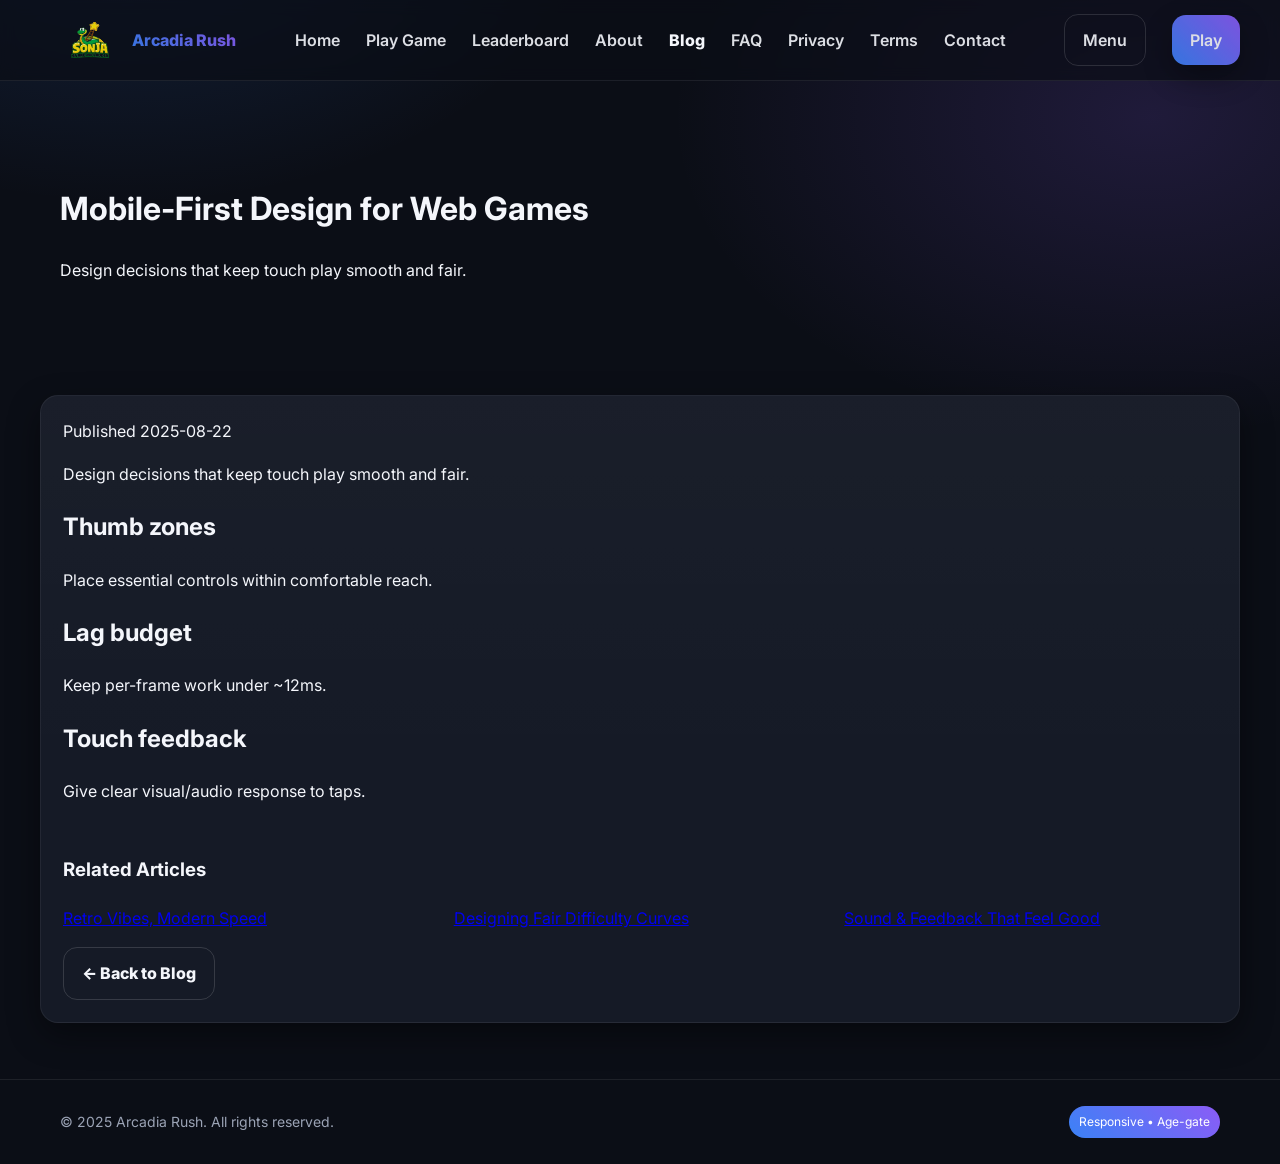
<file: posts/dice-mechanics.html>
<!doctype html><html lang="en"><head><meta charset="utf-8"><meta name="viewport" content="width=device-width, initial-scale=1" /><link rel="icon" href=".././assets/img/Sonja.svg"><title>Mobile‑First Design for Web Games — Arcadia Rush</title><link rel="stylesheet" href="../assets/css/style.css"><link rel="preconnect" href="https://fonts.googleapis.com"><link href="https://fonts.googleapis.com/css2?family=Inter:wght@400;600;800&display=swap" rel="stylesheet"></head><body>
<nav class="nav"><div class="container nav-inner"><a class="logo" href="../index.html"><img src="../assets/img/Sonja.svg" alt="Arcadia Rush icon"><span>Arcadia Rush</span></a><div class="menu" data-nav-menu><a href="../index.html">Home</a><a href="../game.html">Play Game</a><a href="../leaderboard.html">Leaderboard</a><a href="../about.html">About</a><a href="../blog.html" style="opacity:1;font-weight:800">Blog</a><a href="../faq.html">FAQ</a><a href="../privacy.html">Privacy</a><a href="../terms.html">Terms</a><a href="../index.html#contact">Contact</a></div><div class="right"><a class="btn ghost" data-nav-toggle>Menu</a><a class="btn" href="../game.html">Play</a></div></div></nav>
<header class="hero"><div class="container"><h1>Mobile‑First Design for Web Games</h1><p>Design decisions that keep touch play smooth and fair.</p></div></header>
<section class="section container"><article class="card"><div class="meta">Published 2025-08-22</div><p>Design decisions that keep touch play smooth and fair.</p><h2>Thumb zones</h2><p>Place essential controls within comfortable reach.</p><h2>Lag budget</h2><p>Keep per-frame work under ~12ms.</p><h2>Touch feedback</h2><p>Give clear visual/audio response to taps.</p><div style="height:16px"></div><h3>Related Articles</h3><div class="grid-3"><a href="../posts/retro-vibes.html">Retro Vibes, Modern Speed</a><a href="../posts/difficulty-curves.html">Designing Fair Difficulty Curves</a><a href="../posts/sound-and-feedback.html">Sound & Feedback That Feel Good</a></div><div style="height:16px"></div><a class="btn ghost" href="../blog.html">← Back to Blog</a></article></section>
<footer class="footer"><div class="container" style="display:flex;align-items:center;justify-content:space-between;gap:12px;flex-wrap:wrap"><div>© 2025 Arcadia Rush. All rights reserved.</div><div><span class="badge">Responsive • Age-gate</span></div></div></footer><script src="../assets/js/main.js"></script></body></html>
</file>
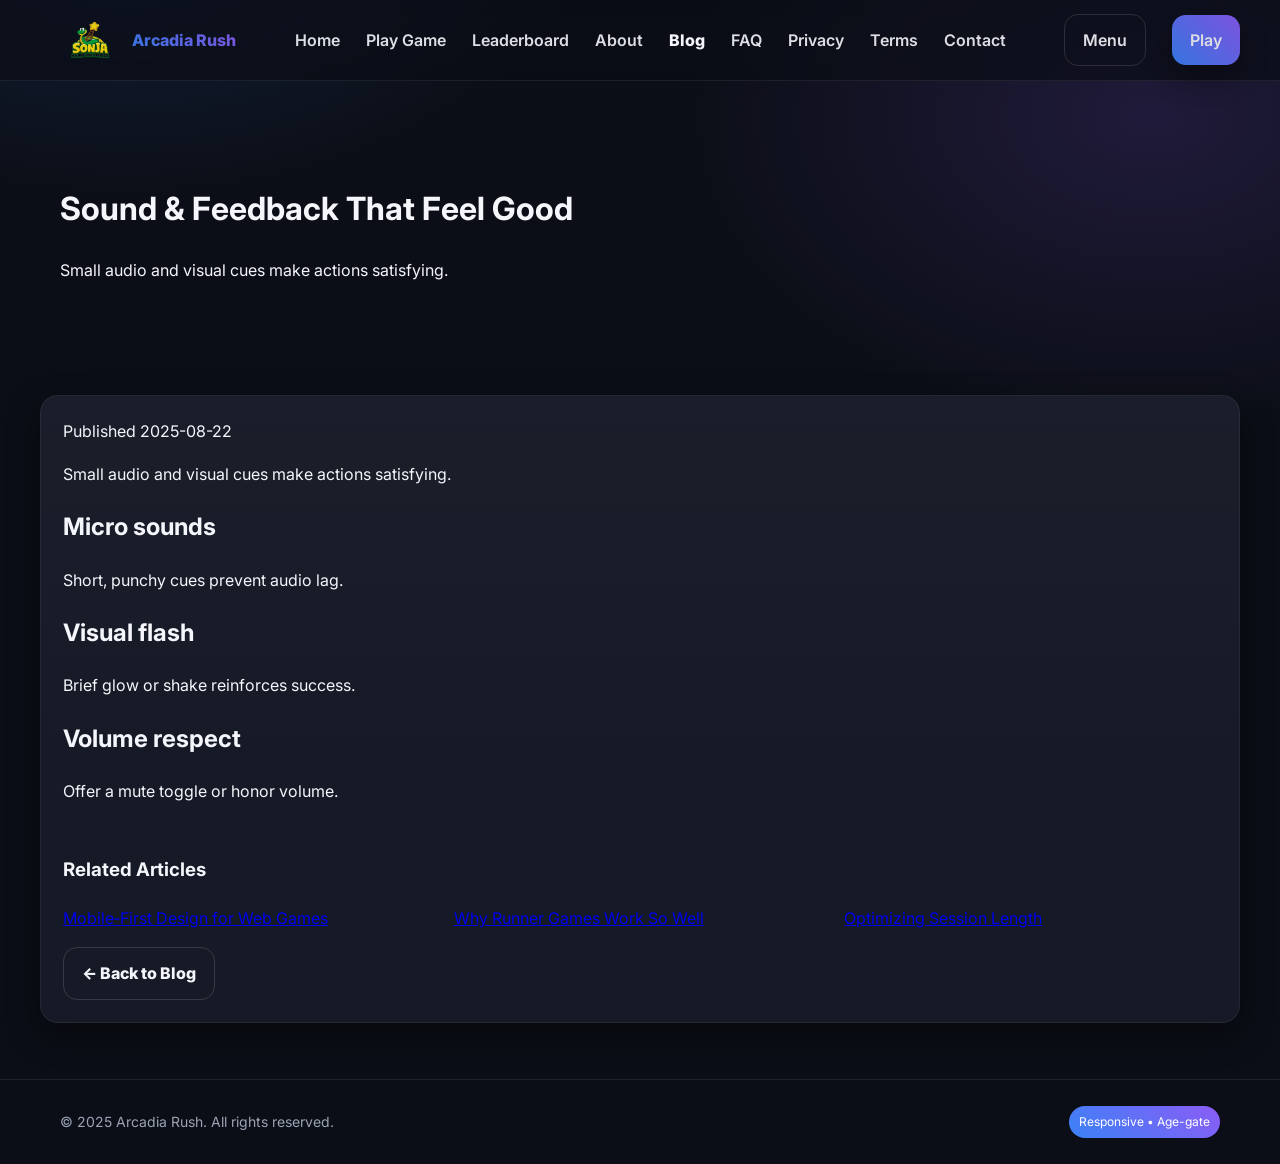
<file: posts/modernizing-classic.html>
<!doctype html><html lang="en"><head><meta charset="utf-8"><meta name="viewport" content="width=device-width, initial-scale=1" /><link rel="icon" href=".././assets/img/Sonja.svg"><title>Sound & Feedback That Feel Good — Arcadia Rush</title><link rel="stylesheet" href="../assets/css/style.css"><link rel="preconnect" href="https://fonts.googleapis.com"><link href="https://fonts.googleapis.com/css2?family=Inter:wght@400;600;800&display=swap" rel="stylesheet"></head><body>
<nav class="nav"><div class="container nav-inner"><a class="logo" href="../index.html"><img src="../assets/img/Sonja.svg" alt="Arcadia Rush icon"><span>Arcadia Rush</span></a><div class="menu" data-nav-menu><a href="../index.html">Home</a><a href="../game.html">Play Game</a><a href="../leaderboard.html">Leaderboard</a><a href="../about.html">About</a><a href="../blog.html" style="opacity:1;font-weight:800">Blog</a><a href="../faq.html">FAQ</a><a href="../privacy.html">Privacy</a><a href="../terms.html">Terms</a><a href="../index.html#contact">Contact</a></div><div class="right"><a class="btn ghost" data-nav-toggle>Menu</a><a class="btn" href="../game.html">Play</a></div></div></nav>
<header class="hero"><div class="container"><h1>Sound & Feedback That Feel Good</h1><p>Small audio and visual cues make actions satisfying.</p></div></header>
<section class="section container"><article class="card"><div class="meta">Published 2025-08-22</div><p>Small audio and visual cues make actions satisfying.</p><h2>Micro sounds</h2><p>Short, punchy cues prevent audio lag.</p><h2>Visual flash</h2><p>Brief glow or shake reinforces success.</p><h2>Volume respect</h2><p>Offer a mute toggle or honor volume.</p><div style="height:16px"></div><h3>Related Articles</h3><div class="grid-3"><a href="../posts/mobile-first-design.html">Mobile‑First Design for Web Games</a><a href="../posts/why-runner-works.html">Why Runner Games Work So Well</a><a href="../posts/session-length.html">Optimizing Session Length</a></div><div style="height:16px"></div><a class="btn ghost" href="../blog.html">← Back to Blog</a></article></section>
<footer class="footer"><div class="container" style="display:flex;align-items:center;justify-content:space-between;gap:12px;flex-wrap:wrap"><div>© 2025 Arcadia Rush. All rights reserved.</div><div><span class="badge">Responsive • Age-gate</span></div></div></footer><script src="../assets/js/main.js"></script></body></html>
</file>
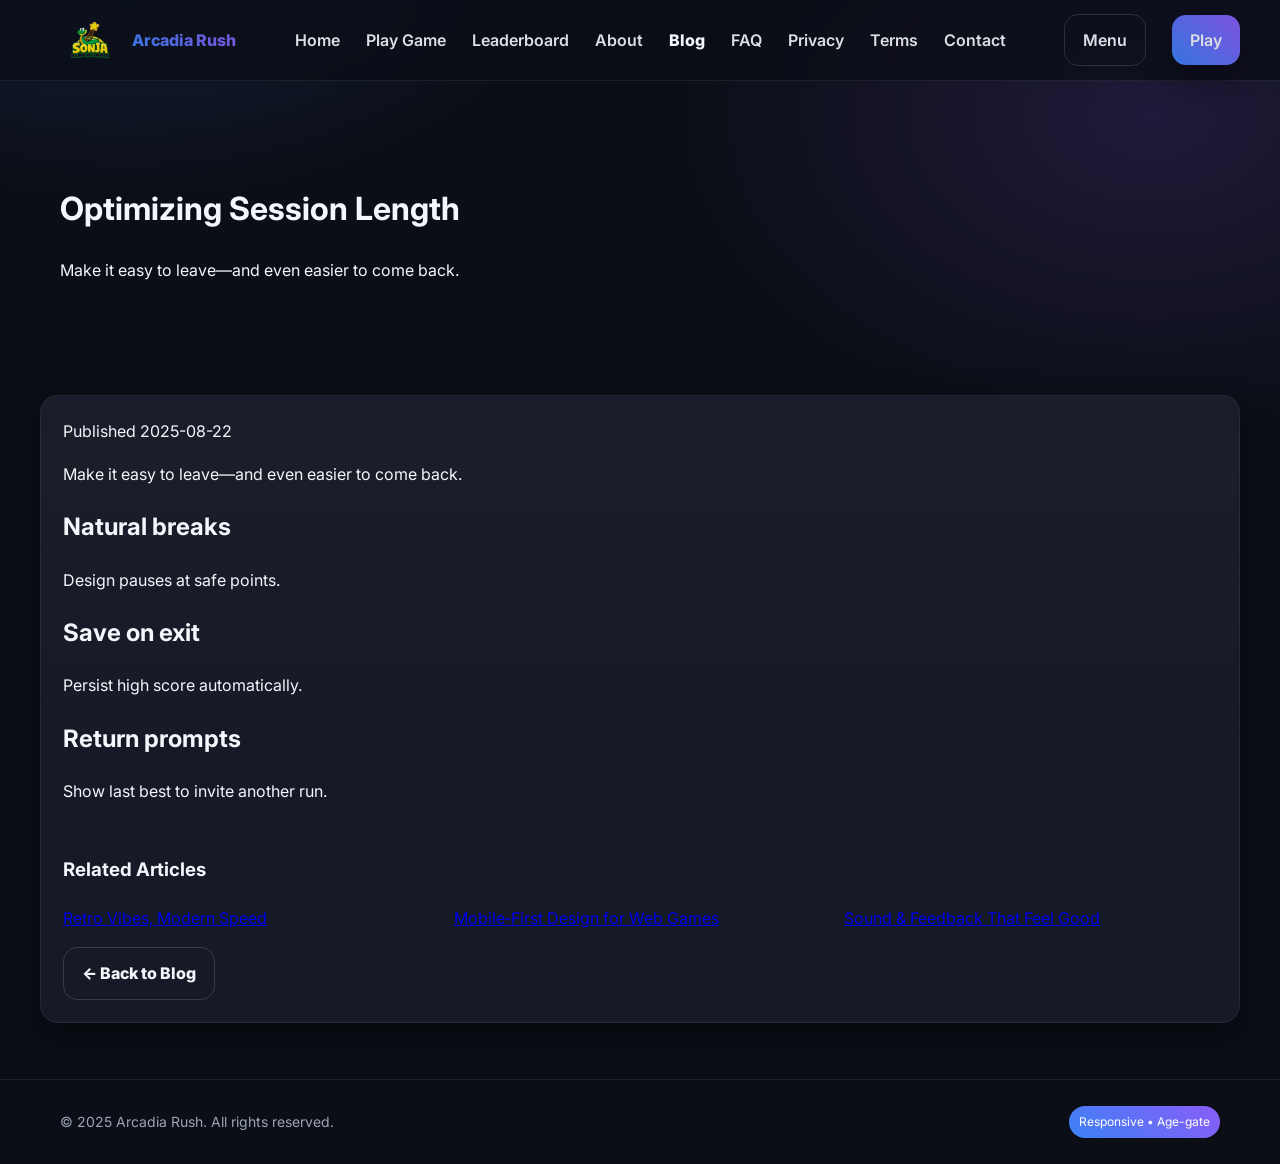
<file: posts/player-retention.html>
<!doctype html><html lang="en"><head><meta charset="utf-8"><meta name="viewport" content="width=device-width, initial-scale=1" /><link rel="icon" href=".././assets/img/Sonja.svg"><title>Optimizing Session Length — Arcadia Rush</title><link rel="stylesheet" href="../assets/css/style.css"><link rel="preconnect" href="https://fonts.googleapis.com"><link href="https://fonts.googleapis.com/css2?family=Inter:wght@400;600;800&display=swap" rel="stylesheet"></head><body>
<nav class="nav"><div class="container nav-inner"><a class="logo" href="../index.html"><img src="../assets/img/Sonja.svg" alt="Arcadia Rush icon"><span>Arcadia Rush</span></a><div class="menu" data-nav-menu><a href="../index.html">Home</a><a href="../game.html">Play Game</a><a href="../leaderboard.html">Leaderboard</a><a href="../about.html">About</a><a href="../blog.html" style="opacity:1;font-weight:800">Blog</a><a href="../faq.html">FAQ</a><a href="../privacy.html">Privacy</a><a href="../terms.html">Terms</a><a href="../index.html#contact">Contact</a></div><div class="right"><a class="btn ghost" data-nav-toggle>Menu</a><a class="btn" href="../game.html">Play</a></div></div></nav>
<header class="hero"><div class="container"><h1>Optimizing Session Length</h1><p>Make it easy to leave—and even easier to come back.</p></div></header>
<section class="section container"><article class="card"><div class="meta">Published 2025-08-22</div><p>Make it easy to leave—and even easier to come back.</p><h2>Natural breaks</h2><p>Design pauses at safe points.</p><h2>Save on exit</h2><p>Persist high score automatically.</p><h2>Return prompts</h2><p>Show last best to invite another run.</p><div style="height:16px"></div><h3>Related Articles</h3><div class="grid-3"><a href="../posts/retro-vibes.html">Retro Vibes, Modern Speed</a><a href="../posts/mobile-first-design.html">Mobile‑First Design for Web Games</a><a href="../posts/sound-and-feedback.html">Sound & Feedback That Feel Good</a></div><div style="height:16px"></div><a class="btn ghost" href="../blog.html">← Back to Blog</a></article></section>
<footer class="footer"><div class="container" style="display:flex;align-items:center;justify-content:space-between;gap:12px;flex-wrap:wrap"><div>© 2025 Arcadia Rush. All rights reserved.</div><div><span class="badge">Responsive • Age-gate</span></div></div></footer><script src="../assets/js/main.js"></script></body></html>
</file>
<file: assets/css/style.css>
:root{
  --bg:#0b0e16;
  --card:#151a26;
  --muted:#9ba3b5;
  --text:#f4f6fb;
  --a:#3B82F6; /* bright blue */
  --b:#8B5CF6; /* violet */
  --shadow:0 12px 32px rgba(0,0,0,.4)
}
*{box-sizing:border-box}
html,body{margin:0;padding:0}
html{scroll-behavior:smooth}
body{
  font-family:Inter,Poppins,system-ui,-apple-system,Segoe UI,Roboto,Arial,sans-serif;
  color:var(--text);
  background:
    radial-gradient(1200px 800px at 10% -10%, rgba(59,130,246,.18), transparent 40%),
    radial-gradient(1200px 800px at 90% 10%, rgba(139,92,246,.16), transparent 40%),
    var(--bg);
  line-height:1.65
}
.container{max-width:1200px;margin:0 auto;padding:0 20px}
.nav{position:sticky;top:0;z-index:50;background:rgba(11,14,22,.7);backdrop-filter:blur(8px);border-bottom:1px solid rgba(255,255,255,.08)}
.nav-inner{display:flex;align-items:center;justify-content:space-between;padding:14px 0}
.nav a{color:var(--text);text-decoration:none;margin-left:18px;font-weight:600;opacity:.9}
.nav a:hover{opacity:1}
.logo{display:flex;align-items:center;gap:10px}
.logo img{height:36px}
.logo span{font-weight:800;background:linear-gradient(45deg,var(--a),var(--b));-webkit-background-clip:text;background-clip:text;color:transparent}
.menu{display:flex;align-items:center;gap:8px;flex-wrap:wrap}
.right{display:flex;align-items:center;gap:8px}
.btn{display:inline-flex;align-items:center;gap:10px;padding:12px 18px;border-radius:14px;background:linear-gradient(45deg,var(--a),var(--b));color:white;text-decoration:none;font-weight:800;border:0;box-shadow:var(--shadow);cursor:pointer}
.btn.ghost{background:transparent;border:1px solid rgba(255,255,255,.14);color:var(--text);box-shadow:none}
.hero{padding:80px 0 40px}
.hero .grid{display:grid;grid-template-columns:1.2fr 1fr;gap:28px;align-items:center}
.card{background:linear-gradient(180deg, rgba(255,255,255,.02), transparent 60%),var(--card);border:1px solid rgba(255,255,255,.06);border-radius:18px;padding:22px;box-shadow:var(--shadow);overflow:hidden}
.kudos{display:flex;flex-wrap:wrap;gap:10px}
.kudos .pill{padding:8px 12px;border:1px solid rgba(255,255,255,.14);border-radius:999px;color:var(--muted);font-size:13px}
.section{padding:56px 0}
.grid-2{display:grid;grid-template-columns:1fr 1fr;gap:18px}
.grid-3{display:grid;grid-template-columns:repeat(3,1fr);gap:18px}
.showcase{display:grid;grid-template-columns:repeat(3,1fr);gap:18px;margin-top:18px}
.tile{position:relative;border-radius:16px;overflow:hidden;min-height:180px;background:linear-gradient(45deg, rgba(59,130,246,.2), rgba(139,92,246,.2));border:1px solid rgba(255,255,255,.06)}
.tile .cap{position:absolute;bottom:10px;left:10px;background:rgba(0,0,0,.35);padding:6px 10px;border-radius:999px}
.stats{display:grid;grid-template-columns:repeat(4,1fr);gap:18px;margin-top:18px}
.stat{text-align:center}
.stat .n{font-size:36px;font-weight:900;background:linear-gradient(45deg,var(--a),var(--b));-webkit-background-clip:text;background-clip:text;color:transparent}
.stat .t{color:var(--muted)}
.badge{font-size:12px;color:white;background:linear-gradient(45deg,var(--a),var(--b));display:inline-block;padding:6px 10px;border-radius:999px}
.input,input,textarea{width:100%;padding:14px;border-radius:12px;border:1px solid rgba(255,255,255,.16);background:#0d101a;color:var(--text)}
.form-row{display:grid;grid-template-columns:1fr 1fr;gap:12px}
.footer{padding:26px 0;border-top:1px solid rgba(255,255,255,.08);color:var(--muted);font-size:14px}
.blog-grid{display:grid;grid-template-columns:repeat(3,1fr);gap:18px;align-items:stretch}
.blog-card{display:flex;flex-direction:column;min-height:280px}
.blog-card .meta{color:var(--muted);font-size:14px;margin:6px 0 10px}
.blog-card .excerpt{color:var(--muted);display:-webkit-box;-webkit-line-clamp:5;-webkit-box-orient:vertical;overflow:hidden}
.blog-card .read{margin-top:auto}
.modal-backdrop{position:fixed;inset:0;background:rgba(0,0,0,.6);display:none;align-items:center;justify-content:center;z-index:1000}
.modal{background:var(--card);border:1px solid rgba(255,255,255,.2);border-radius:16px;padding:22px;width:min(520px,92vw);box-shadow:var(--shadow)}
@media(max-width:980px){.hero .grid,.grid-2,.grid-3,.showcase,.blog-grid{grid-template-columns:1fr}}
</file>
